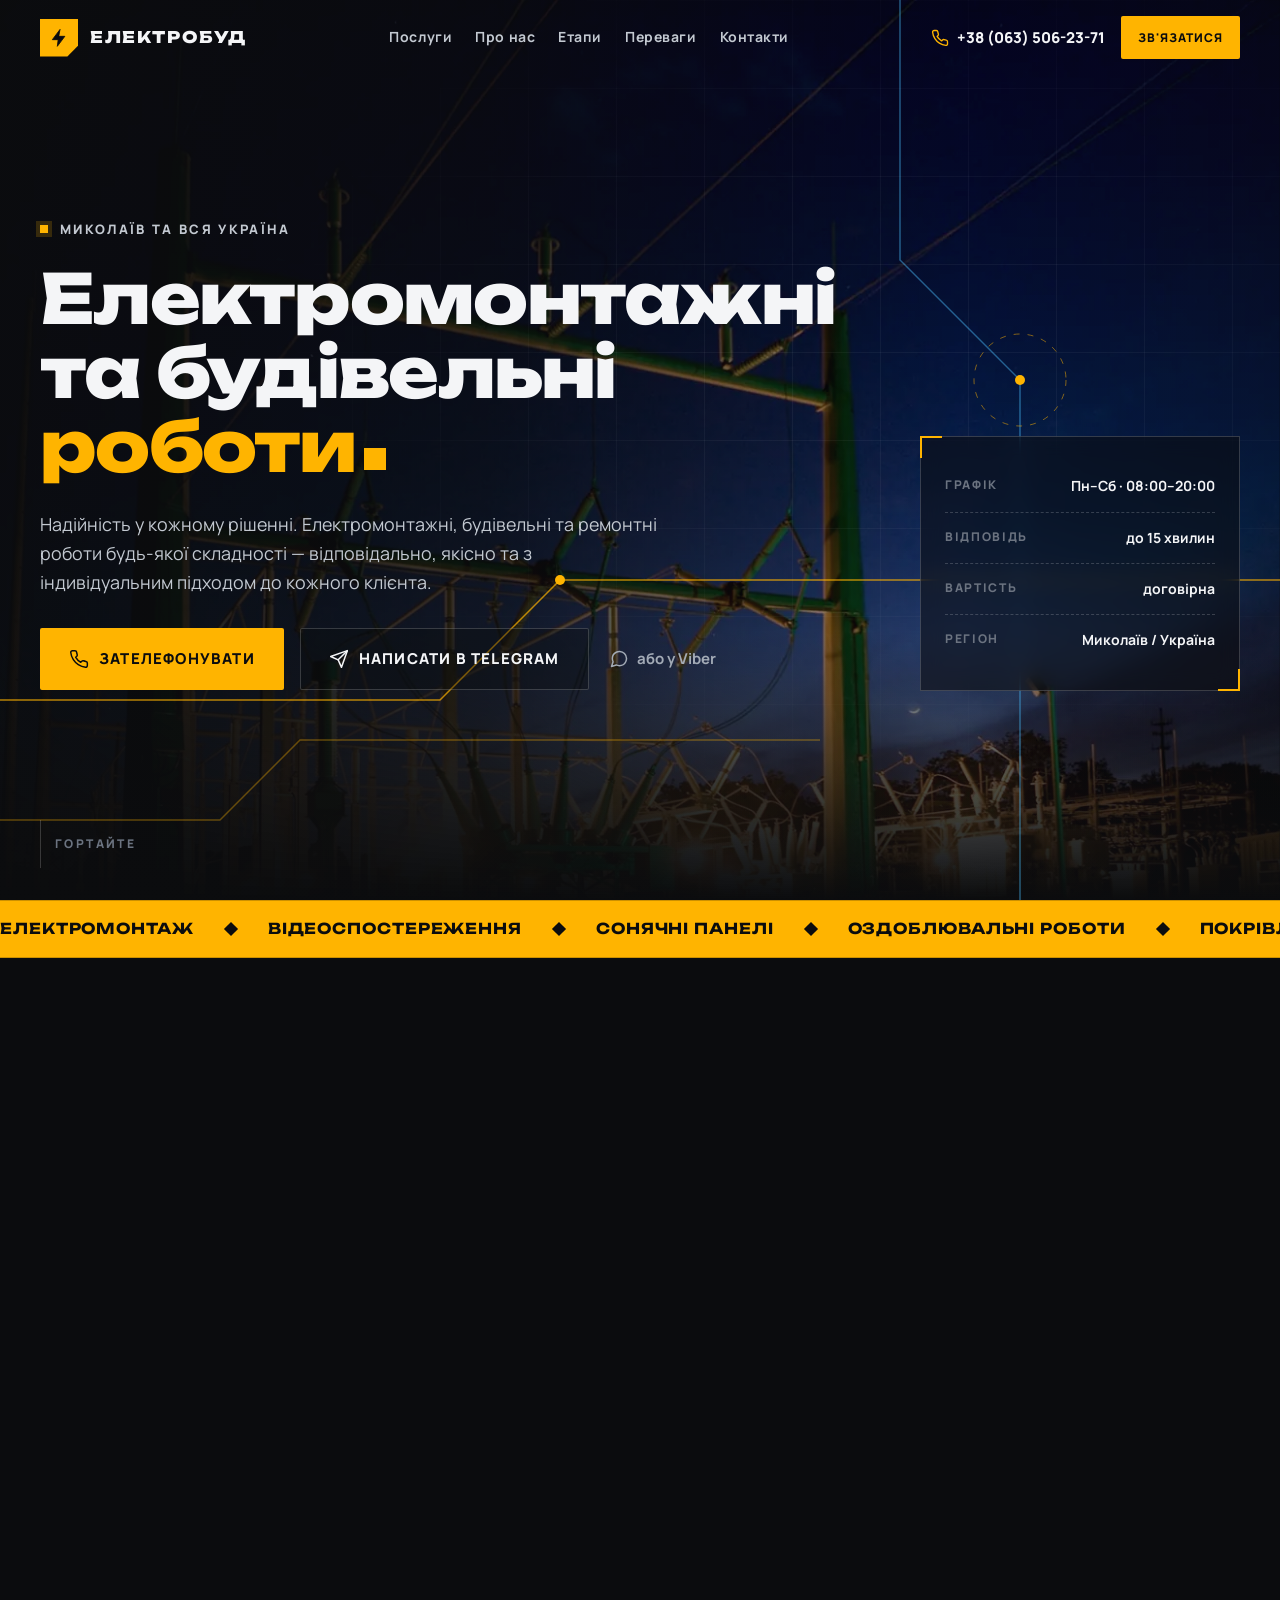
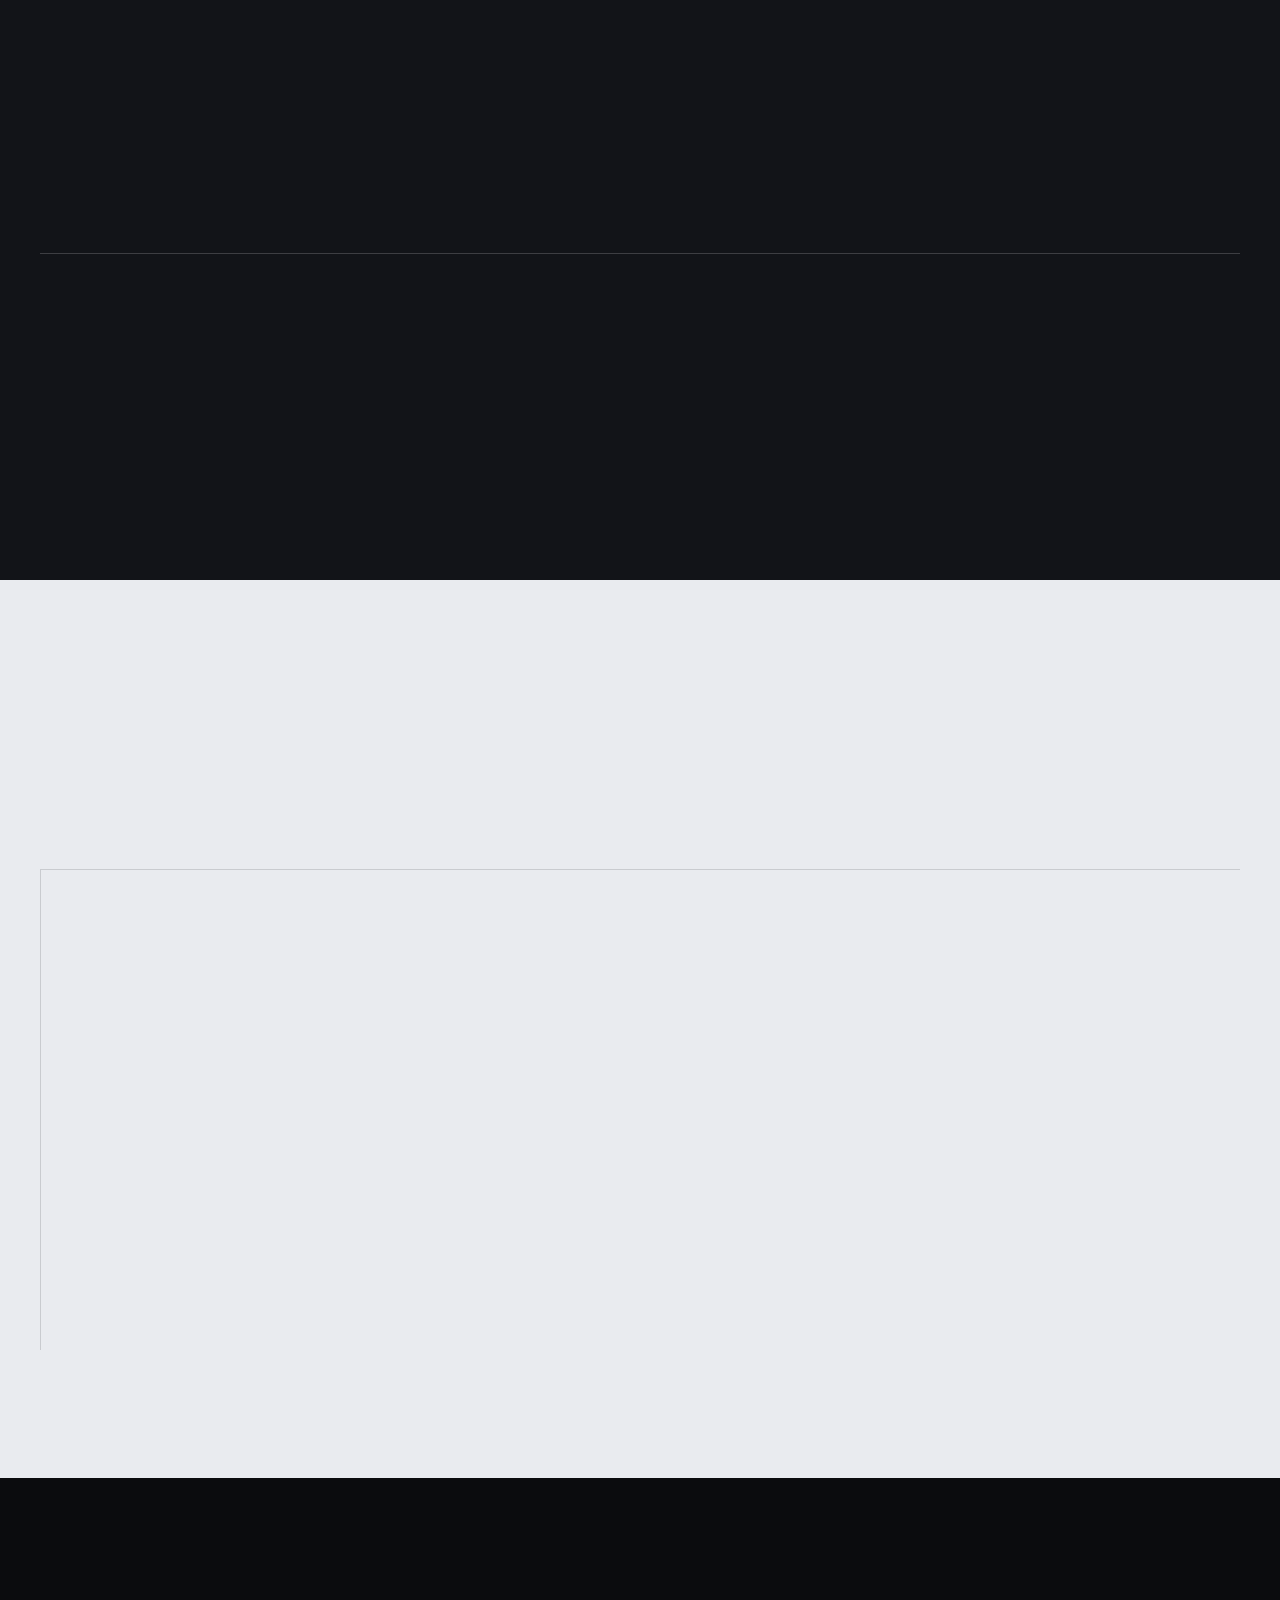
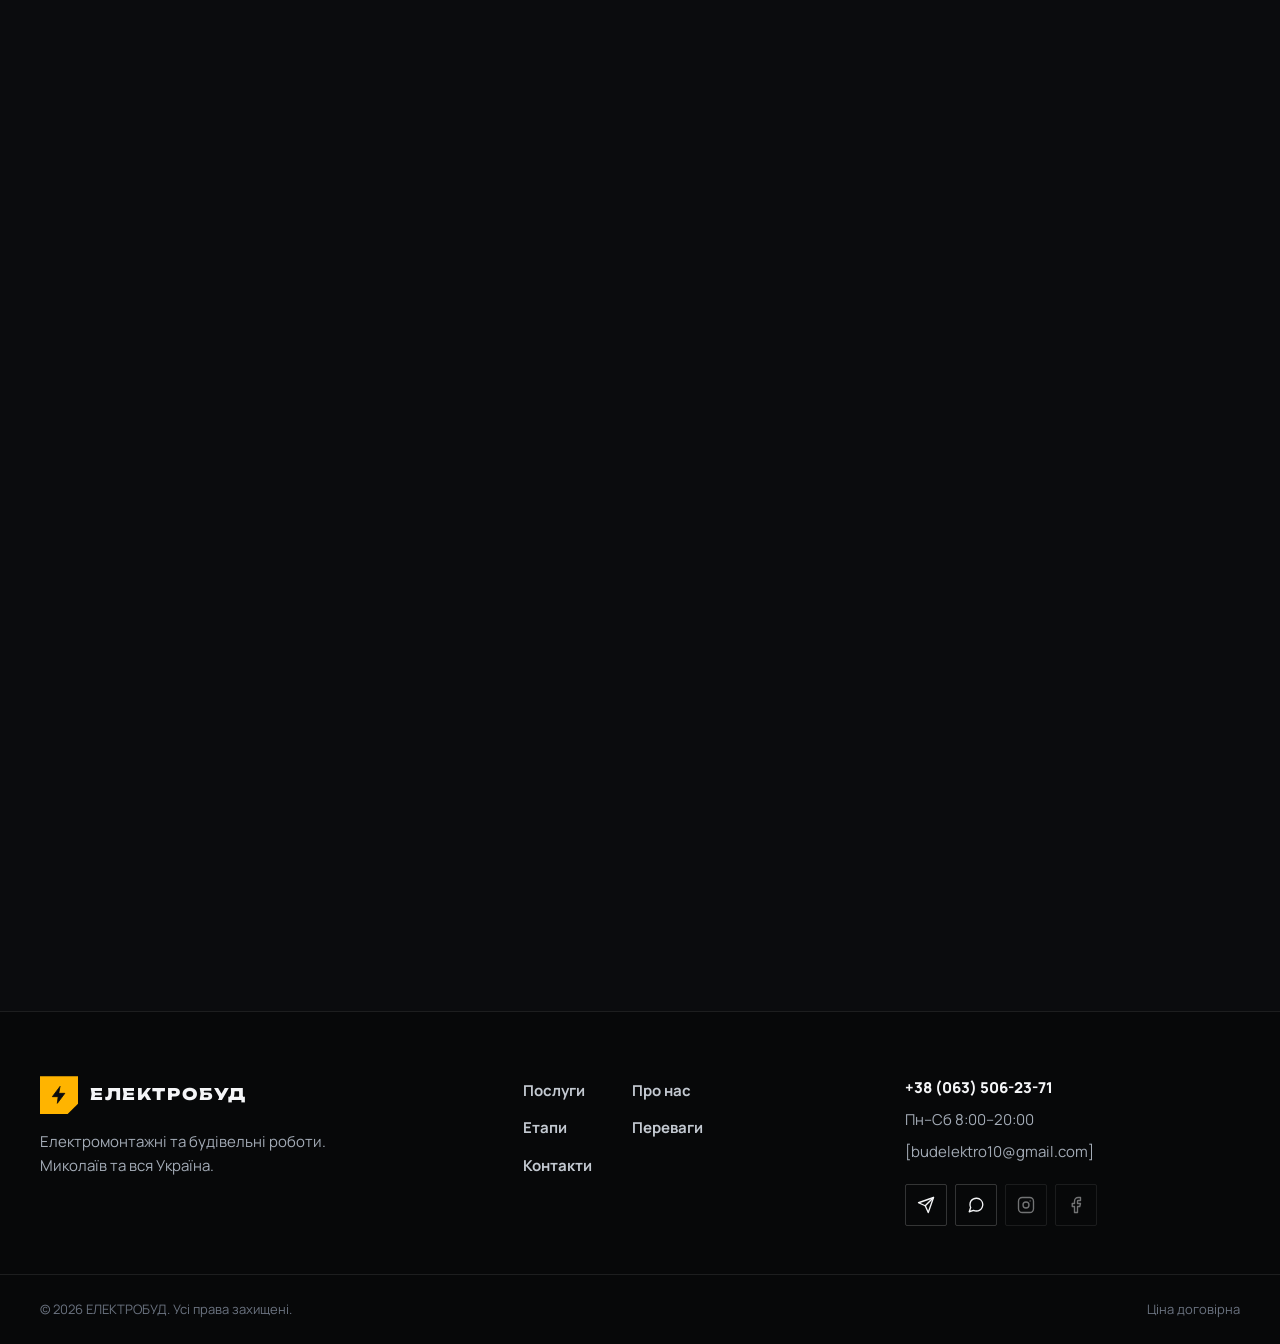
<file: index.html>
<!DOCTYPE html>
<html lang="uk" class="no-js">

<head>
    <meta charset="UTF-8">
    <meta name="viewport" content="width=device-width, initial-scale=1.0">

    <!--
        Безпека. GitHub Pages не дозволяє задавати HTTP-заголовки,
        тому правила задано через meta. Скрипти, стилі, шрифти та фото —
        лише з цього сайту. Якщо додаєте сторонній скрипт чи сервіс —
        додайте його домен у відповідну директиву, інакше браузер його заблокує.
    -->
    <meta http-equiv="Content-Security-Policy"
          content="default-src 'self'; img-src 'self'; style-src 'self'; script-src 'self'; font-src 'self'; connect-src 'none'; frame-src https://script.google.com https://*.googleusercontent.com; object-src 'none'; base-uri 'self'; form-action https://script.google.com https://*.googleusercontent.com; upgrade-insecure-requests">
    <meta name="referrer" content="strict-origin-when-cross-origin">

    <title>Електрик Миколаїв — ЕЛЕКТРОБУД | Електромонтажні та будівельні роботи</title>

    <meta name="description" content="ЕЛЕКТРОБУД — електрик у Миколаєві: електромонтажні, будівельні, ремонтні роботи, відеоспостереження та монтаж сонячних панелей. Пн–Сб 8:00–20:00, відповідаємо до 15 хвилин. Миколаїв та вся Україна.">
    <meta name="robots" content="index, follow">
    <meta name="theme-color" content="#0b0c0e">

    <!--
        Адреса сайту (GitHub Pages). Якщо з'явиться власний домен —
        замініть її тут, в og:url, og:image та в JSON-LD нижче.
    -->
    <link rel="canonical" href="https://energobud.github.io/elektrobud-site/">

    <link rel="icon" href="favicon.svg" type="image/svg+xml">
    <link rel="apple-touch-icon" href="apple-touch-icon.png">

    <meta property="og:type" content="website">
    <meta property="og:locale" content="uk_UA">
    <meta property="og:site_name" content="ЕЛЕКТРОБУД">
    <meta property="og:title" content="ЕЛЕКТРОБУД — електрик та будівельні роботи в Миколаєві">
    <meta property="og:description" content="Електромонтаж, відеоспостереження, сонячні панелі, ремонт. Пн–Сб 8:00–20:00. Відповідаємо до 15 хвилин. Ціна договірна.">
    <meta property="og:url" content="https://energobud.github.io/elektrobud-site/">
    <meta property="og:image" content="https://energobud.github.io/elektrobud-site/og-image.jpg">
    <meta property="og:image:width" content="1200">
    <meta property="og:image:height" content="630">
    <meta property="og:image:alt" content="ЕЛЕКТРОБУД — електромонтажні та будівельні роботи">
    <meta name="twitter:card" content="summary_large_image">

    <script type="application/ld+json">
    {
        "@context": "https://schema.org",
        "@type": "Electrician",
        "name": "ЕЛЕКТРОБУД",
        "description": "Електромонтажні, будівельні та ремонтні роботи, відеоспостереження, монтаж сонячних панелей.",
        "url": "https://energobud.github.io/elektrobud-site/",
        "image": "https://energobud.github.io/elektrobud-site/og-image.jpg",
        "telephone": "+380635062371",
        "priceRange": "Договірна",
        "address": {
            "@type": "PostalAddress",
            "addressLocality": "Миколаїв",
            "addressCountry": "UA"
        },
        "areaServed": [
            { "@type": "City", "name": "Миколаїв" },
            { "@type": "Country", "name": "Україна" }
        ],
        "openingHoursSpecification": [{
            "@type": "OpeningHoursSpecification",
            "dayOfWeek": ["Monday", "Tuesday", "Wednesday", "Thursday", "Friday", "Saturday"],
            "opens": "08:00",
            "closes": "20:00"
        }],
        "sameAs": ["https://t.me/nikoelectro"],
        "hasOfferCatalog": {
            "@type": "OfferCatalog",
            "name": "Послуги",
            "itemListElement": [
                { "@type": "Offer", "itemOffered": { "@type": "Service", "name": "Електромонтажні роботи" } },
                { "@type": "Offer", "itemOffered": { "@type": "Service", "name": "Встановлення відеоспостереження" } },
                { "@type": "Offer", "itemOffered": { "@type": "Service", "name": "Монтаж сонячних панелей" } },
                { "@type": "Offer", "itemOffered": { "@type": "Service", "name": "Внутрішні та оздоблювальні роботи" } },
                { "@type": "Offer", "itemOffered": { "@type": "Service", "name": "Покрівельні та земляні роботи" } }
            ]
        }
    }
    </script>

    <link rel="preload" href="fonts/unbounded-cyrillic.woff2" as="font" type="font/woff2" crossorigin>
    <link rel="preload" href="fonts/manrope-cyrillic.woff2" as="font" type="font/woff2" crossorigin>
    <link rel="stylesheet" href="style.css">
    <script src="boot.js"></script>
    <script src="main.js" defer></script>
</head>

<body>

    <!-- ============ Іконки (SVG-спрайт) ============ -->
    <svg class="sprite" aria-hidden="true" focusable="false" xmlns="http://www.w3.org/2000/svg">
        <symbol id="i-bolt" viewBox="0 0 24 24"><path d="M13 2 4 14h7l-1 8 9-12h-7z"/></symbol>
        <symbol id="i-cctv" viewBox="0 0 24 24"><path d="m2 8 14-4 2 7-14 4z"/><path d="m18 9 4-1v5l-4 1"/><path d="M7 14v6H4"/></symbol>
        <symbol id="i-sun" viewBox="0 0 24 24"><circle cx="12" cy="12" r="4"/><path d="M12 2v2M12 20v2M4.9 4.9l1.4 1.4M17.7 17.7l1.4 1.4M2 12h2M20 12h2M4.9 19.1l1.4-1.4M17.7 6.3l1.4-1.4"/></symbol>
        <symbol id="i-roller" viewBox="0 0 24 24"><rect x="3" y="3" width="15" height="6" rx="1"/><path d="M18 6h3v6h-9v3"/><rect x="10" y="15" width="4" height="7" rx="1"/></symbol>
        <symbol id="i-roof" viewBox="0 0 24 24"><path d="M2 12 12 4l10 8"/><path d="M5 10v10h14V10"/><path d="M9 20v-6h6v6"/></symbol>
        <symbol id="i-wrench" viewBox="0 0 24 24"><path d="M14.7 6.3a1 1 0 0 0 0 1.4l1.6 1.6a1 1 0 0 0 1.4 0l3.77-3.77a6 6 0 0 1-7.94 7.94l-6.91 6.91a2.12 2.12 0 0 1-3-3l6.91-6.91a6 6 0 0 1 7.94-7.94z"/></symbol>
        <symbol id="i-layers" viewBox="0 0 24 24"><path d="M12 2 2 7l10 5 10-5z"/><path d="m2 17 10 5 10-5"/><path d="m2 12 10 5 10-5"/></symbol>
        <symbol id="i-sliders" viewBox="0 0 24 24"><path d="M4 21v-7M4 10V3M12 21v-9M12 8V3M20 21v-5M20 12V3M1 14h6M9 8h6M17 16h6"/></symbol>
        <symbol id="i-shield" viewBox="0 0 24 24"><path d="M12 22s8-4 8-10V5l-8-3-8 3v7c0 6 8 10 8 10z"/><path d="m9 12 2 2 4-4"/></symbol>
        <symbol id="i-target" viewBox="0 0 24 24"><circle cx="12" cy="12" r="10"/><circle cx="12" cy="12" r="6"/><circle cx="12" cy="12" r="2"/></symbol>
        <symbol id="i-calc" viewBox="0 0 24 24"><rect x="4" y="2" width="16" height="20" rx="1"/><path d="M8 6h8M8 11h2M14 11h2M8 15h2M14 15h2M8 19h2M14 19h2"/></symbol>
        <symbol id="i-clock" viewBox="0 0 24 24"><circle cx="12" cy="12" r="10"/><path d="M12 6v6l4 2"/></symbol>
        <symbol id="i-phone" viewBox="0 0 24 24"><path d="M22 16.92v3a2 2 0 0 1-2.18 2 19.79 19.79 0 0 1-8.63-3.07 19.5 19.5 0 0 1-6-6 19.79 19.79 0 0 1-3.07-8.67A2 2 0 0 1 4.11 2h3a2 2 0 0 1 2 1.72c.13.96.36 1.9.7 2.81a2 2 0 0 1-.45 2.11L8.09 9.91a16 16 0 0 0 6 6l1.27-1.27a2 2 0 0 1 2.11-.45c.91.34 1.85.57 2.81.7A2 2 0 0 1 22 16.92z"/></symbol>
        <symbol id="i-send" viewBox="0 0 24 24"><path d="M22 2 11 13"/><path d="M22 2 15 22l-4-9-9-4z"/></symbol>
        <symbol id="i-chat" viewBox="0 0 24 24"><path d="M21 11.5a8.38 8.38 0 0 1-.9 3.8 8.5 8.5 0 0 1-7.6 4.7 8.38 8.38 0 0 1-3.8-.9L3 21l1.9-5.7a8.38 8.38 0 0 1-.9-3.8 8.5 8.5 0 0 1 4.7-7.6 8.38 8.38 0 0 1 3.8-.9h.5a8.48 8.48 0 0 1 8 8z"/></symbol>
        <symbol id="i-arrow-right" viewBox="0 0 24 24"><path d="M4 12h16M14 6l6 6-6 6"/></symbol>
        <symbol id="i-arrow-up" viewBox="0 0 24 24"><path d="M12 20V4M6 10l6-6 6 6"/></symbol>
        <symbol id="i-pin" viewBox="0 0 24 24"><path d="M21 10c0 7-9 13-9 13s-9-6-9-13a9 9 0 0 1 18 0z"/><circle cx="12" cy="10" r="3"/></symbol>
        <symbol id="i-mail" viewBox="0 0 24 24"><rect x="2" y="4" width="20" height="16" rx="1"/><path d="m22 6-10 7L2 6"/></symbol>
        <symbol id="i-instagram" viewBox="0 0 24 24"><rect x="2" y="2" width="20" height="20" rx="5"/><circle cx="12" cy="12" r="4"/><path d="M17.5 6.5h.01"/></symbol>
        <symbol id="i-facebook" viewBox="0 0 24 24"><path d="M18 2h-3a5 5 0 0 0-5 5v3H7v4h3v8h4v-8h3l1-4h-4V7a1 1 0 0 1 1-1h3z"/></symbol>
    </svg>

    <a class="skip-link" href="#contact">Перейти до контактів</a>

    <!-- ============ HEADER ============ -->
    <header class="site-header" id="site-header">
        <div class="container site-header__inner">

            <a class="logo" href="#top" data-scroll aria-label="ЕЛЕКТРОБУД — на початок сторінки">
                <span class="logo__mark" aria-hidden="true"><svg><use href="#i-bolt"/></svg></span>
                <span class="logo__text">ЕЛЕКТРОБУД</span>
            </a>

            <nav class="nav" id="nav" aria-label="Розділи сторінки">
                <ul class="nav__list">
                    <li><a class="nav__link" href="#services" data-scroll>Послуги</a></li>
                    <li><a class="nav__link" href="#about" data-scroll>Про нас</a></li>
                    <li><a class="nav__link" href="#process" data-scroll>Етапи</a></li>
                    <li><a class="nav__link" href="#advantages" data-scroll>Переваги</a></li>
                    <li><a class="nav__link" href="#contact" data-scroll>Контакти</a></li>
                </ul>

                <div class="nav__mobile-extra">
                    <a class="btn btn--primary js-phone" data-track="call-menu">
                        <svg aria-hidden="true"><use href="#i-phone"/></svg> Зателефонувати
                    </a>
                    <p class="nav__meta">Пн–Сб 8:00–20:00 · Відповідаємо до 15 хвилин</p>
                </div>
            </nav>

            <div class="site-header__actions">
                <a class="header-phone js-phone" data-track="call-header" data-label="{pretty}">
                    <svg aria-hidden="true"><use href="#i-phone"/></svg>
                    <span class="js-phone-text">Показати номер</span>
                </a>
                <a class="btn btn--primary btn--sm" href="#contact" data-scroll data-track="cta-header">Зв'язатися</a>
                <button class="burger" id="burger" type="button" aria-expanded="false" aria-controls="nav" aria-label="Відкрити меню">
                    <span></span><span></span><span></span>
                </button>
            </div>

        </div>
    </header>


    <main id="top">

        <!-- ============ HERO ============ -->
        <section class="hero" aria-labelledby="hero-title">

            <div class="hero__media" aria-hidden="true">
                <img class="hero__img" data-parallax="0.25"
                     src="images/hero-tower-night-1600.webp"
                     srcset="images/hero-tower-night-800.webp 800w, images/hero-tower-night-1600.webp 1600w, images/hero-tower-night-1920.webp 1920w"
                     sizes="100vw" width="1920" height="1280" alt="" fetchpriority="high">
            </div>

            <!-- Анімовані технічні лінії -->
            <svg class="hero__lines" viewBox="0 0 1440 900" preserveAspectRatio="xMidYMid slice" aria-hidden="true">
                <path class="hero__line hero__line--1" d="M-20 700 H520 L640 580 H1460"/>
                <path class="hero__line hero__line--2" d="M980 -20 V260 L1100 380 V920"/>
                <path class="hero__line hero__line--3" d="M-20 820 H300 L380 740 H900"/>
                <circle class="hero__node" cx="640" cy="580" r="5"/>
                <circle class="hero__node" cx="1100" cy="380" r="5"/>
                <circle class="hero__ring" cx="1100" cy="380" r="46"/>
            </svg>

            <div class="hero__grid" aria-hidden="true"></div>

            <div class="container hero__inner">

                <div class="hero__content">
                    <p class="eyebrow hero__anim">
                        <span class="eyebrow__dot" aria-hidden="true"></span>
                        Миколаїв та вся Україна
                    </p>

                    <h1 class="hero__title" id="hero-title">
                        <span class="hero__line-wrap"><span class="hero__anim">Електромонтажні</span></span>
                        <span class="hero__line-wrap"><span class="hero__anim">та будівельні</span></span>
                        <span class="hero__line-wrap"><span class="hero__anim hero__accent">роботи</span></span>
                    </h1>

                    <p class="hero__lead hero__anim">
                        Надійність у кожному рішенні. Електромонтажні, будівельні та ремонтні
                        роботи будь-якої складності — відповідально, якісно та з індивідуальним
                        підходом до кожного клієнта.
                    </p>

                    <div class="hero__cta hero__anim" data-hide-mobile-bar>
                        <a class="btn btn--primary btn--lg js-phone" data-track="call-hero">
                            <svg aria-hidden="true"><use href="#i-phone"/></svg> Зателефонувати
                        </a>
                        <a class="btn btn--ghost btn--lg" href="https://t.me/nikoelectro" target="_blank" rel="noopener noreferrer" data-track="telegram-hero">
                            <svg aria-hidden="true"><use href="#i-send"/></svg> Написати в Telegram
                        </a>
                        <a class="btn-link js-viber" data-track="viber-hero">
                            <svg aria-hidden="true"><use href="#i-chat"/></svg> або у Viber
                        </a>
                    </div>

                    <noscript>
                        <p class="noscript-note">
                            Щоб побачити номер телефону, увімкніть JavaScript —
                            або напишіть нам у Telegram: <a href="https://t.me/nikoelectro" rel="noopener noreferrer">@nikoelectro</a>
                        </p>
                    </noscript>
                </div>

                <!-- Технічна панель з фактами -->
                <aside class="hero__panel hero__anim" aria-label="Коротко про умови">
                    <span class="corner corner--tl" aria-hidden="true"></span>
                    <span class="corner corner--br" aria-hidden="true"></span>
                    <dl class="spec">
                        <div class="spec__row"><dt>Графік</dt><dd>Пн–Сб · 08:00–20:00</dd></div>
                        <div class="spec__row"><dt>Відповідь</dt><dd>до 15 хвилин</dd></div>
                        <div class="spec__row"><dt>Вартість</dt><dd>договірна</dd></div>
                        <div class="spec__row"><dt>Регіон</dt><dd>Миколаїв / Україна</dd></div>
                    </dl>
                </aside>

            </div>

            <a class="hero__scroll" href="#services" data-scroll aria-label="Прокрутити до послуг">
                <span class="hero__scroll-line" aria-hidden="true"></span>
                <span>Гортайте</span>
            </a>

        </section>


        <!-- ============ Біжучий рядок ============ -->
        <div class="ticker" aria-hidden="true">
            <div class="ticker__track">
                <span>Електромонтаж</span><span>Відеоспостереження</span><span>Сонячні панелі</span><span>Оздоблювальні роботи</span><span>Покрівля</span><span>Земляні роботи</span><span>Ціна договірна</span>
                <span>Електромонтаж</span><span>Відеоспостереження</span><span>Сонячні панелі</span><span>Оздоблювальні роботи</span><span>Покрівля</span><span>Земляні роботи</span><span>Ціна договірна</span>
            </div>
        </div>


        <!-- ============ ПОСЛУГИ ============ -->
        <section class="section" id="services" aria-labelledby="services-title">
            <div class="container">

                <div class="section-head reveal">
                    <p class="section-head__index">01 / Послуги</p>
                    <h2 class="section-head__title" id="services-title">Наші послуги</h2>
                    <p class="section-head__text">
                        Широкий спектр електромонтажних, будівельних та ремонтних робіт будь-якої складності.
                    </p>
                </div>

                <div class="services">

                    <article class="service service--xl reveal">
                        <img class="service__img" src="images/electrician-meter-800.webp" srcset="images/electrician-meter-800.webp 800w, images/electrician-meter-1600.webp 1600w" sizes="(min-width: 960px) 58vw, 100vw" width="1600" height="1200" alt="Електрик перевіряє електрощит мультиметром" loading="lazy" decoding="async">
                        <div class="service__body">
                            <span class="service__num">01</span>
                            <span class="service__icon" aria-hidden="true"><svg><use href="#i-bolt"/></svg></span>
                            <h3 class="service__title">Електромонтажні роботи</h3>
                            <ul class="service__list">
                                <li>Монтаж, заміна та ремонт електропроводки</li>
                                <li>Встановлення розеток і вимикачів</li>
                                <li>Монтаж освітлення та електрощитів</li>
                                <li>Електромонтаж у будинках, квартирах та офісах</li>
                            </ul>
                        </div>
                    </article>

                    <article class="service service--md reveal">
                        <img class="service__img" src="images/cctv-grey-800.webp" width="800" height="531" alt="Камери відеоспостереження на фасаді" loading="lazy" decoding="async">
                        <div class="service__body">
                            <span class="service__num">02</span>
                            <span class="service__icon" aria-hidden="true"><svg><use href="#i-cctv"/></svg></span>
                            <h3 class="service__title">Відеоспостереження</h3>
                            <ul class="service__list">
                                <li>Встановлення систем відеоспостереження</li>
                                <li>Налаштування камер</li>
                                <li>Віддалений перегляд зі смартфона</li>
                            </ul>
                        </div>
                    </article>

                    <article class="service service--md reveal">
                        <img class="service__img" src="images/solar-worker-800.webp" width="800" height="534" alt="Монтаж сонячної панелі" loading="lazy" decoding="async">
                        <div class="service__body">
                            <span class="service__num">03</span>
                            <span class="service__icon" aria-hidden="true"><svg><use href="#i-sun"/></svg></span>
                            <h3 class="service__title">Сонячні панелі</h3>
                            <ul class="service__list">
                                <li>Монтаж сонячних панелей</li>
                                <li>Встановлення супутнього обладнання</li>
                            </ul>
                        </div>
                    </article>

                    <article class="service service--sm reveal">
                        <img class="service__img" src="images/plaster-hands-800.webp" width="800" height="533" alt="Шпаклювання стіни" loading="lazy" decoding="async">
                        <div class="service__body">
                            <span class="service__num">04</span>
                            <span class="service__icon" aria-hidden="true"><svg><use href="#i-roller"/></svg></span>
                            <h3 class="service__title">Внутрішні та оздоблювальні роботи</h3>
                            <ul class="service__list">
                                <li>Шпаклювання стін і стель</li>
                                <li>Малярні роботи</li>
                                <li>Підготовка поверхонь</li>
                                <li>Плиточні роботи</li>
                            </ul>
                        </div>
                    </article>

                    <article class="service service--sm reveal">
                        <img class="service__img" src="images/roof-tiles-dark-800.webp" width="800" height="600" alt="Темна металочерепиця покрівлі" loading="lazy" decoding="async">
                        <div class="service__body">
                            <span class="service__num">05</span>
                            <span class="service__icon" aria-hidden="true"><svg><use href="#i-roof"/></svg></span>
                            <h3 class="service__title">Покрівельні та земляні роботи</h3>
                            <ul class="service__list">
                                <li>Усі види покрівельних робіт</li>
                                <li>Демонтажні роботи</li>
                                <li>Риття котлованів</li>
                                <li>Земляні роботи різної складності</li>
                            </ul>
                        </div>
                    </article>

                    <article class="service service--sm reveal">
                        <img class="service__img" src="images/panel-modules-800.webp" width="800" height="533" alt="Відкрита шафа автоматики з модулями" loading="lazy" decoding="async">
                        <div class="service__body">
                            <span class="service__num">06</span>
                            <span class="service__icon" aria-hidden="true"><svg><use href="#i-wrench"/></svg></span>
                            <h3 class="service__title">Додаткові послуги</h3>
                            <ul class="service__list">
                                <li>Діагностика несправностей</li>
                                <li>Модернізація електричних систем</li>
                                <li>Технічне обслуговування</li>
                            </ul>
                        </div>
                    </article>

                </div>
            </div>
        </section>


        <!-- ============ ПРО НАС ============ -->
        <section class="section about" id="about" aria-labelledby="about-title">
            <div class="container about__inner">

                <div class="about__media reveal">
                    <div class="about__frame" aria-hidden="true"></div>
                    <div class="about__img-wrap">
                        <img class="about__img" data-parallax="0.08" src="images/powerlines-night-800.webp" srcset="images/powerlines-night-800.webp 800w, images/powerlines-night-1600.webp 1600w" sizes="(min-width: 960px) 45vw, 100vw" width="1600" height="1067" alt="Лінія електропередач уночі" loading="lazy" decoding="async">
                    </div>
                    <span class="about__tag">Миколаїв · Україна</span>
                </div>

                <div class="about__content">
                    <div class="section-head reveal">
                        <p class="section-head__index">02 / Про нас</p>
                        <h2 class="section-head__title" id="about-title">ЕЛЕКТРОБУД</h2>
                    </div>

                    <p class="about__lead reveal">
                        Пропонуємо широкий спектр електромонтажних, будівельних та ремонтних
                        робіт будь-якої складності. Працюємо відповідально, якісно та з
                        індивідуальним підходом до кожного клієнта.
                    </p>

                    <!-- ЗАГЛУШКА: коротка історія компанії -->
                    <p class="about__text reveal">
                        [Коротка історія компанії: з якого року працюєте, хто виконує роботи,
                        які об'єкти обслуговуєте — 2–3 речення.]
                    </p>
                </div>

            </div>
        </section>


        <!-- ============ ЕТАПИ РОБОТИ ============ -->
        <section class="section section--dark process" id="process" aria-labelledby="process-title">
            <div class="container">

                <div class="section-head reveal">
                    <p class="section-head__index">03 / Етапи</p>
                    <h2 class="section-head__title" id="process-title">Як ми працюємо</h2>
                </div>

                <ol class="timeline" id="timeline">
                    <li class="timeline__progress" aria-hidden="true"><span id="timeline-bar"></span></li>
                    <li class="timeline__step reveal">
                        <span class="timeline__dot" aria-hidden="true"></span>
                        <span class="timeline__num">01</span>
                        <h3 class="timeline__title">Заявка</h3>
                        <p class="timeline__text">Телефонуєте або пишете в Telegram чи Viber. Відповідаємо до 15 хвилин.</p>
                    </li>
                    <li class="timeline__step reveal">
                        <span class="timeline__dot" aria-hidden="true"></span>
                        <span class="timeline__num">02</span>
                        <h3 class="timeline__title">Обговорення</h3>
                        <p class="timeline__text">Уточнюємо задачу, обсяг і складність робіт, підбираємо оптимальне рішення.</p>
                    </li>
                    <li class="timeline__step reveal">
                        <span class="timeline__dot" aria-hidden="true"></span>
                        <span class="timeline__num">03</span>
                        <h3 class="timeline__title">Вартість</h3>
                        <p class="timeline__text">Ціна договірна — усі деталі та вартість узгоджуємо заздалегідь.</p>
                    </li>
                    <li class="timeline__step reveal">
                        <span class="timeline__dot" aria-hidden="true"></span>
                        <span class="timeline__num">04</span>
                        <h3 class="timeline__title">Виконання</h3>
                        <p class="timeline__text">Виконуємо роботи відповідально та якісно.</p>
                    </li>
                    <li class="timeline__step reveal">
                        <span class="timeline__dot" aria-hidden="true"></span>
                        <span class="timeline__num">05</span>
                        <h3 class="timeline__title">Результат</h3>
                        <p class="timeline__text">Здаємо готовий об'єкт і залишаємося на зв'язку для обслуговування.</p>
                    </li>
                </ol>

            </div>
        </section>


        <!-- ============ ПЕРЕВАГИ ============ -->
        <section class="section advantages" id="advantages" aria-labelledby="advantages-title">
            <div class="container">

                <div class="section-head reveal">
                    <p class="section-head__index">04 / Переваги</p>
                    <h2 class="section-head__title" id="advantages-title">Чому обирають нас</h2>
                </div>

                <ul class="features">
                    <li class="feature reveal">
                        <span class="feature__icon" aria-hidden="true"><svg><use href="#i-layers"/></svg></span>
                        <h3 class="feature__title">Роботи будь-якої складності</h3>
                    </li>
                    <li class="feature reveal">
                        <span class="feature__icon" aria-hidden="true"><svg><use href="#i-sliders"/></svg></span>
                        <h3 class="feature__title">Індивідуальний підхід до клієнта</h3>
                    </li>
                    <li class="feature reveal">
                        <span class="feature__icon" aria-hidden="true"><svg><use href="#i-shield"/></svg></span>
                        <h3 class="feature__title">Відповідальне ставлення до роботи</h3>
                    </li>
                    <li class="feature reveal">
                        <span class="feature__icon" aria-hidden="true"><svg><use href="#i-target"/></svg></span>
                        <h3 class="feature__title">Підбір оптимальних рішень</h3>
                    </li>
                    <li class="feature reveal">
                        <span class="feature__icon" aria-hidden="true"><svg><use href="#i-calc"/></svg></span>
                        <h3 class="feature__title">Попереднє узгодження вартості</h3>
                    </li>
                </ul>

            </div>
        </section>


        <!-- ============ КОНТАКТИ ============ -->
        <section class="section contact" id="contact" aria-labelledby="contact-title">
            <div class="contact__bg" aria-hidden="true">
                <img src="images/cable-dark-800.webp" srcset="images/cable-dark-800.webp 800w, images/cable-dark-1600.webp 1600w" sizes="100vw" width="1600" height="900" alt="" loading="lazy" decoding="async">
            </div>

            <div class="container contact__inner">

                <div class="contact__info">
                    <div class="section-head reveal">
                        <p class="section-head__index">05 / Контакти</p>
                        <h2 class="section-head__title section-head__title--xl" id="contact-title">Зв'яжіться<br>з нами</h2>
                    </div>

                    <p class="contact__lead reveal">
                        Потрібно провести електрику, зробити ремонт, встановити відеоспостереження
                        або сонячні панелі? Звертайтеся — підберемо оптимальне рішення!
                    </p>

                    <div class="contact__cta reveal" data-hide-mobile-bar>
                        <a class="btn btn--primary btn--lg js-phone" data-track="call-contact">
                            <svg aria-hidden="true"><use href="#i-phone"/></svg> Зателефонувати
                        </a>
                        <a class="btn btn--ghost btn--lg" href="https://t.me/nikoelectro" target="_blank" rel="noopener noreferrer" data-track="telegram-contact">
                            <svg aria-hidden="true"><use href="#i-send"/></svg> Telegram
                        </a>
                        <a class="btn btn--ghost btn--lg js-viber" data-track="viber-contact">
                            <svg aria-hidden="true"><use href="#i-chat"/></svg> Viber
                        </a>
                    </div>

                    <ul class="contact__list reveal">
                        <li>
                            <svg aria-hidden="true"><use href="#i-phone"/></svg>
                            <a class="js-phone" data-track="call-contact-list" data-label="{pretty}">Показати номер</a>
                        </li>
                        <li>
                            <svg aria-hidden="true"><use href="#i-clock"/></svg>
                            <span>Пн–Сб 8:00–20:00 · відповідаємо до 15 хвилин</span>
                        </li>
                        <li>
                            <svg aria-hidden="true"><use href="#i-pin"/></svg>
                            <span>Миколаїв та вся Україна · []</span>
                        </li>
                        <li>
                            <svg aria-hidden="true"><use href="#i-mail"/></svg>
                            <span>[budelektro10@gmail.com]</span>
                        </li>
                    </ul>

                    <!-- ЗАГЛУШКА КАРТИ. Щоб вставити Google Maps, додайте https://www.google.com у frame-src CSP. -->
                    <div class="map reveal" role="img" aria-label="Карта: Миколаїв (заглушка)">
                        <div class="map__grid" aria-hidden="true"></div>
                        <svg class="map__roads" viewBox="0 0 400 200" preserveAspectRatio="none" aria-hidden="true">
                            <path d="M0 140 C80 120 120 160 200 120 S320 60 400 80"/>
                            <path d="M60 0 L140 200"/>
                            <path d="M260 0 L230 200"/>
                            <path d="M0 60 H400"/>
                        </svg>
                        <span class="map__pin" aria-hidden="true"><svg><use href="#i-pin"/></svg></span>
                        <span class="map__label">Миколаїв · [Карта]</span>
                    </div>
                </div>

                <!-- Форма заявки: після перевірки дані зберігаються в Google Sheets. -->
                <div class="form-card reveal">
                    <span class="corner corner--tl" aria-hidden="true"></span>
                    <span class="corner corner--br" aria-hidden="true"></span>

                    <form class="form" id="contact-form" novalidate>
                        <h3 class="form__title">Залиште заявку</h3>
                        <p class="form__hint">Поля з <span aria-hidden="true">*</span><span class="visually-hidden">зірочкою</span> — обов'язкові.</p>

                        <div class="form__error-summary" id="form-errors" role="alert" hidden></div>

                        <div class="field">
                            <label class="field__label" for="f-name">Ім'я <span aria-hidden="true">*</span></label>
                            <input class="field__input" id="f-name" name="name" type="text" autocomplete="name" required minlength="2" maxlength="60" aria-describedby="f-name-err">
                            <p class="field__error" id="f-name-err"></p>
                        </div>

                        <div class="field">
                            <label class="field__label" for="f-phone">Телефон <span aria-hidden="true">*</span></label>
                            <input class="field__input" id="f-phone" name="phone" type="tel" autocomplete="tel" inputmode="tel" placeholder="+380 __ ___ __ __" required maxlength="20" aria-describedby="f-phone-err">
                            <p class="field__error" id="f-phone-err"></p>
                        </div>

                        <div class="field">
                            <label class="field__label" for="f-email">Email</label>
                            <input class="field__input" id="f-email" name="email" type="email" autocomplete="email" maxlength="80" aria-describedby="f-email-err">
                            <p class="field__error" id="f-email-err"></p>
                        </div>

                        <div class="field">
                            <label class="field__label" for="f-message">Повідомлення <span aria-hidden="true">*</span></label>
                            <textarea class="field__input field__input--area" id="f-message" name="message" rows="4" required minlength="10" maxlength="1000" aria-describedby="f-message-err"></textarea>
                            <p class="field__error" id="f-message-err"></p>
                        </div>

                        <button class="btn btn--primary btn--lg btn--block" type="submit" data-track="form-submit">
                            Надіслати заявку <svg aria-hidden="true"><use href="#i-arrow-right"/></svg>
                        </button>

                        <p class="form__note">
                            Після надсилання заявка автоматично збережеться в таблиці. За бажанням
                            ви зможете додатково відкрити Telegram і надіслати повідомлення.
                        </p>
                    </form>

                    <div class="form-success" id="form-success" role="status" tabindex="-1" hidden>
                        <span class="form-success__icon" aria-hidden="true"><svg><use href="#i-shield"/></svg></span>
                        <h3 class="form__title">Заявку збережено</h3>
                        <p>Дякуємо! Ваші контактні дані та повідомлення успішно збережено. За потреби можете додатково написати нам у Telegram.</p>
                        <pre class="form-success__text" id="form-success-text"></pre>
                        <div class="form-success__actions">
                            <a class="btn btn--primary" id="form-telegram" href="https://t.me/nikoelectro" target="_blank" rel="noopener noreferrer" data-track="form-telegram">
                                <svg aria-hidden="true"><use href="#i-send"/></svg> Відкрити Telegram
                            </a>
                            <button class="btn btn--ghost" type="button" id="form-copy">Скопіювати ще раз</button>
                            <button class="btn-link" type="button" id="form-reset">Нова заявка</button>
                        </div>
                    </div>
                </div>

            </div>
        </section>

    </main>


    <!-- Підказка, якщо Viber не відкрився (показується скриптом) -->
    <div class="viber-fallback" id="viber-fallback" role="status" hidden>
        <strong>Не вдалося відкрити Viber?</strong><br>
        Якщо браузер запитує дозвіл — підтвердьте його. Якщо Viber
        не встановлений на цьому пристрої, зателефонуйте:
        <a class="js-phone" data-track="call-viber-fallback" data-label="{pretty}">номер</a>,
        напишіть у <a href="https://t.me/nikoelectro" target="_blank" rel="noopener noreferrer" data-track="telegram-viber-fallback">Telegram</a>
        або знайдіть нас у Viber за номером.<br>
        <button type="button" id="copy-phone">Скопіювати номер</button>
    </div>


    <!-- Нижня панель швидкого зв'язку (лише на телефоні) -->
    <nav class="mobile-bar" id="mobile-bar" aria-label="Швидкий зв'язок">
        <a class="btn btn--primary js-phone" data-track="call-sticky"><svg aria-hidden="true"><use href="#i-phone"/></svg> Подзвонити</a>
        <a class="btn btn--ghost" href="https://t.me/nikoelectro" target="_blank" rel="noopener noreferrer" data-track="telegram-sticky"><svg aria-hidden="true"><use href="#i-send"/></svg> Telegram</a>
    </nav>

    <button class="to-top" id="to-top" type="button" aria-label="Нагору"><svg aria-hidden="true"><use href="#i-arrow-up"/></svg></button>


    <!-- ============ FOOTER ============ -->
    <footer class="site-footer">
        <div class="container site-footer__inner">

            <div class="site-footer__brand">
                <a class="logo" href="#top" data-scroll aria-label="ЕЛЕКТРОБУД — на початок сторінки">
                    <span class="logo__mark" aria-hidden="true"><svg><use href="#i-bolt"/></svg></span>
                    <span class="logo__text">ЕЛЕКТРОБУД</span>
                </a>
                <p class="site-footer__tagline">Електромонтажні та будівельні роботи. Миколаїв та вся Україна.</p>
            </div>

            <nav class="site-footer__nav" aria-label="Розділи сторінки (футер)">
                <ul>
                    <li><a href="#services" data-scroll>Послуги</a></li>
                    <li><a href="#about" data-scroll>Про нас</a></li>
                    <li><a href="#process" data-scroll>Етапи</a></li>
                    <li><a href="#advantages" data-scroll>Переваги</a></li>
                    <li><a href="#contact" data-scroll>Контакти</a></li>
                </ul>
            </nav>

            <div class="site-footer__contacts">
                <a class="js-phone" data-track="call-footer" data-label="{pretty}">телефон</a>
                <span>Пн–Сб 8:00–20:00</span>
                <span>[budelektro10@gmail.com]</span>

                <!-- ЗАГЛУШКИ соцмереж: замініть # на посилання або видаліть -->
                <ul class="socials" aria-label="Соцмережі">
                    <li><a class="icon-btn" href="https://t.me/nikoelectro" target="_blank" rel="noopener noreferrer" aria-label="Telegram"><svg aria-hidden="true"><use href="#i-send"/></svg></a></li>
                    <li><a class="icon-btn js-viber" aria-label="Viber"><svg aria-hidden="true"><use href="#i-chat"/></svg></a></li>
                    <li><a class="icon-btn is-placeholder" href="#top" data-scroll aria-label="Instagram (посилання ще не додано)"><svg aria-hidden="true"><use href="#i-instagram"/></svg></a></li>
                    <li><a class="icon-btn is-placeholder" href="#top" data-scroll aria-label="Facebook (посилання ще не додано)"><svg aria-hidden="true"><use href="#i-facebook"/></svg></a></li>
                </ul>
            </div>

        </div>

        <div class="container site-footer__bottom">
            <span>© 2026 ЕЛЕКТРОБУД. Усі права захищені.</span>
            <span>Ціна договірна</span>
        </div>
    </footer>

</body>

</html>
</file>
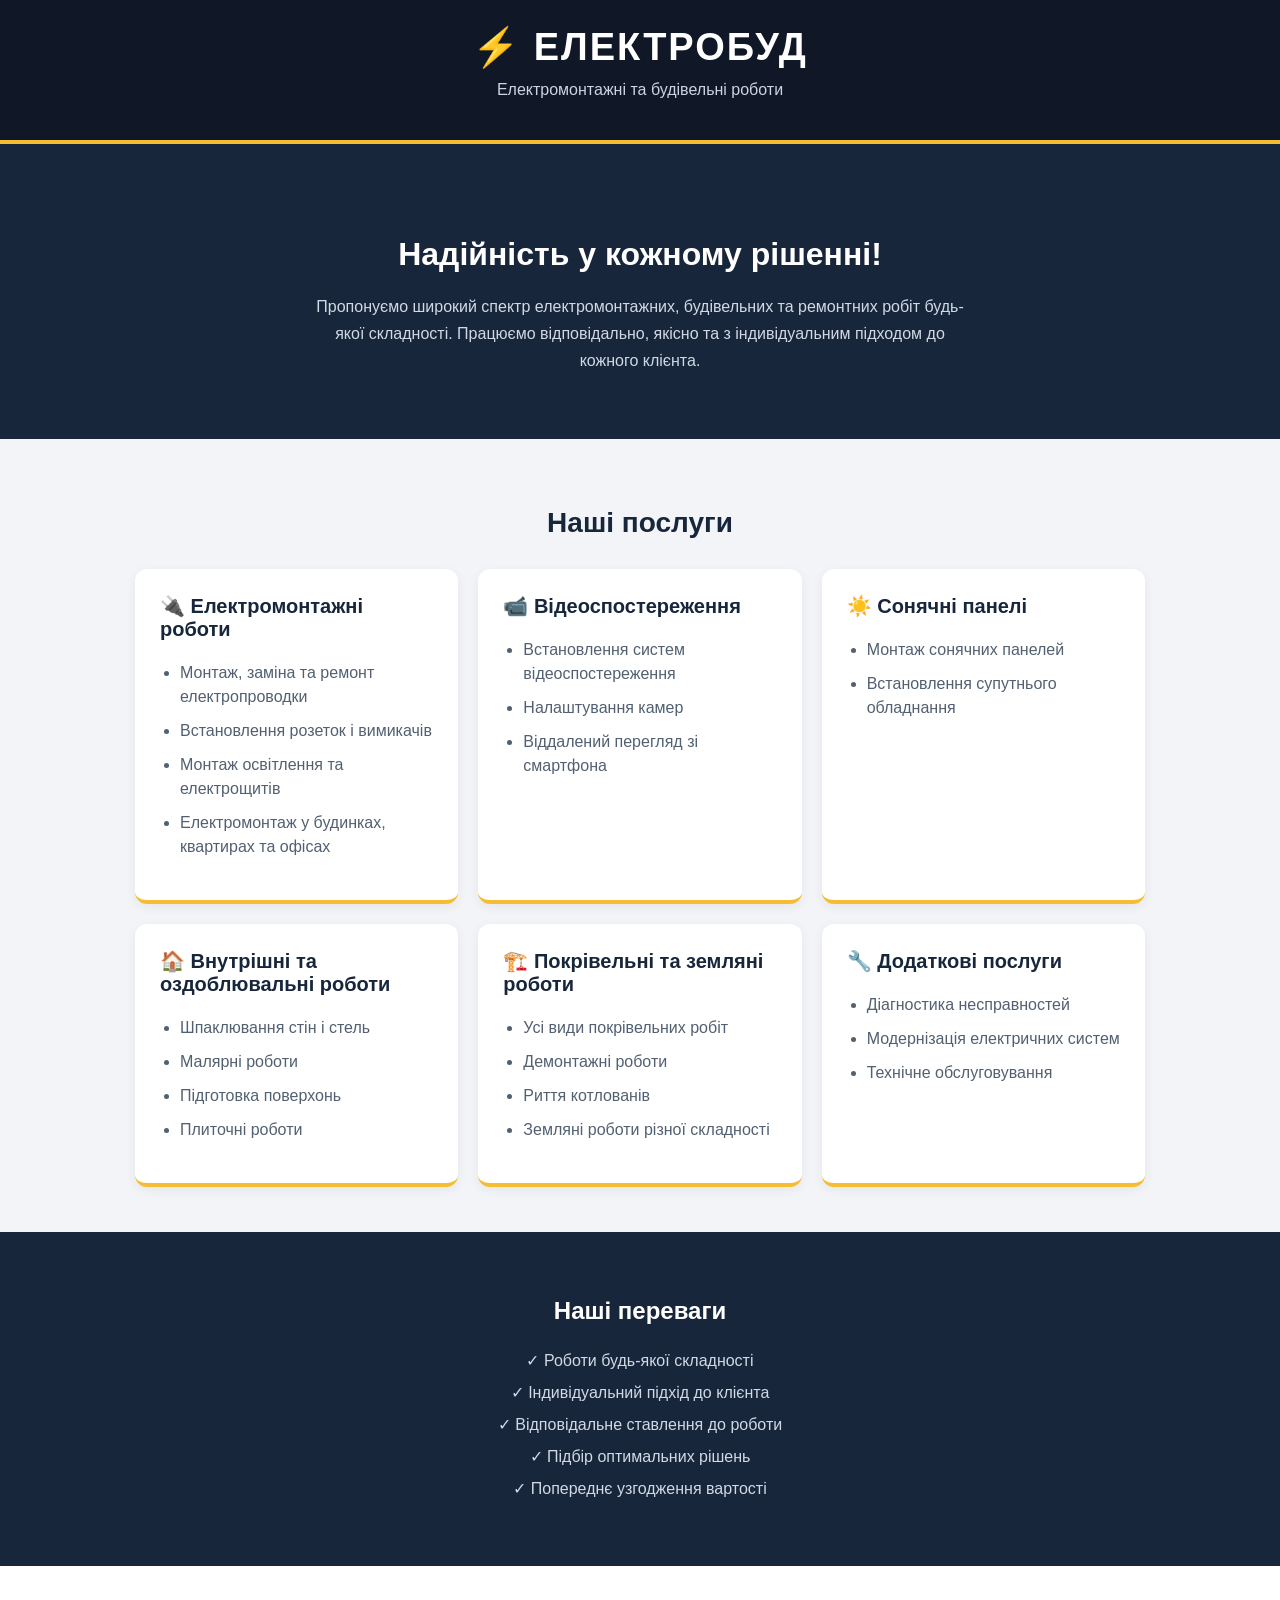
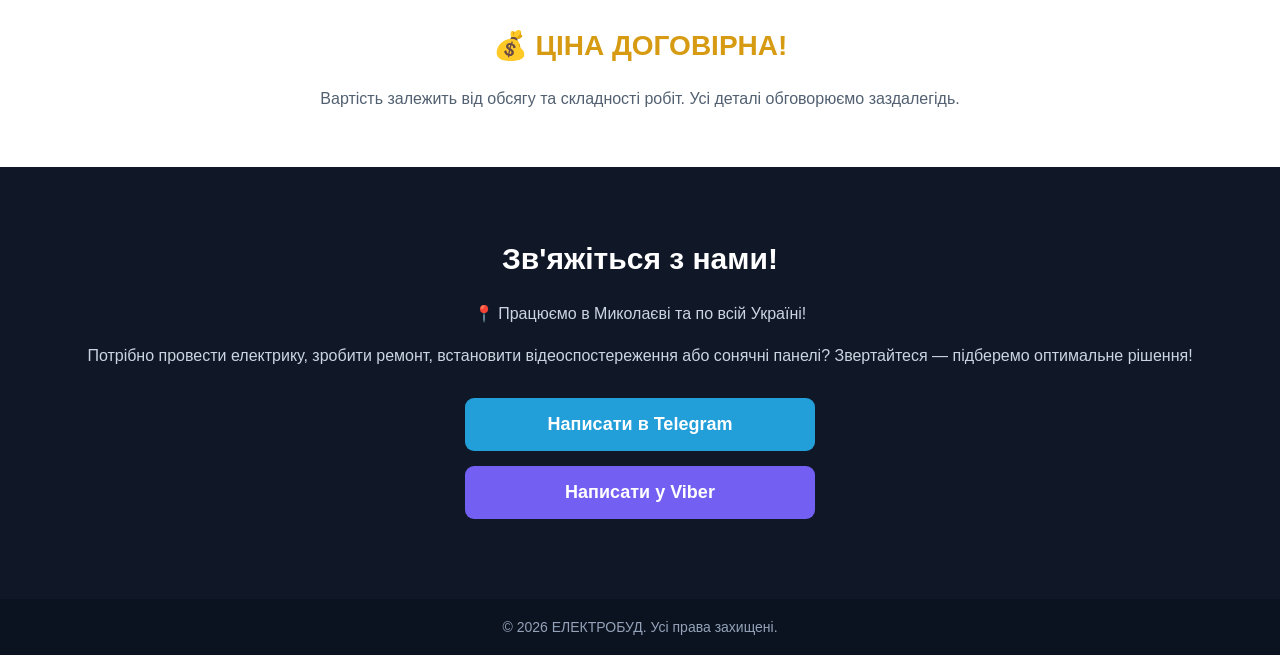
<file: indx.html>
<!DOCTYPE html>
<html lang="uk">

<head>
    <meta charset="UTF-8">
    <meta name="viewport" content="width=device-width, initial-scale=1.0">

    <title>ЕЛЕКТРОБУД — Електромонтажні та будівельні роботи</title>

    <meta name="description" content="ЕЛЕКТРОБУД — електромонтажні, будівельні, ремонтні роботи, відеоспостереження та монтаж сонячних панелей. Миколаїв та вся Україна.">

    <meta name="robots" content="index, follow">

    <style>

        * {
            box-sizing: border-box;
        }

        body {
            margin: 0;
            font-family: Arial, sans-serif;
            background: #f2f4f7;
            color: #202b3c;
        }

        header {
            background: #101827;
            color: white;
            padding: 25px 15px;
            text-align: center;
            border-bottom: 4px solid #f5bd32;
        }

        header h1 {
            font-size: 38px;
            margin: 0;
            letter-spacing: 2px;
        }

        header p {
            color: #cbd5e1;
            margin-top: 12px;
        }

        .hero {
            background: #18263b;
            color: white;
            text-align: center;
            padding: 65px 20px;
        }

        .hero h2 {
            font-size: 32px;
            margin-bottom: 20px;
        }

        .hero p {
            max-width: 650px;
            margin: auto;
            line-height: 1.7;
            color: #d1d9e5;
        }

        .section {
            max-width: 1050px;
            margin: auto;
            padding: 45px 20px;
        }

        .section h2 {
            text-align: center;
            font-size: 28px;
            margin-bottom: 30px;
            color: #17263b;
        }

        .services {
            display: grid;
            grid-template-columns: repeat(auto-fit, minmax(250px, 1fr));
            gap: 20px;
        }

        .service {
            background: white;
            padding: 25px;
            border-radius: 12px;
            border-bottom: 4px solid #f5bd32;
            box-shadow: 0 3px 12px rgba(0,0,0,0.06);
        }

        .service h3 {
            color: #17263b;
            font-size: 20px;
            margin-top: 0;
        }

        .service ul {
            padding-left: 20px;
        }

        .service li {
            margin-bottom: 10px;
            line-height: 1.5;
            color: #526071;
        }

        .advantages {
            background: #18263b;
            color: white;
            padding: 45px 20px;
            text-align: center;
        }

        .advantages h2 {
            color: white;
        }

        .advantages p {
            line-height: 2;
            color: #d1d9e5;
        }

        .price {
            text-align: center;
            padding: 40px 20px;
            background: #fff;
        }

        .price h2 {
            color: #d69b12;
            font-size: 28px;
        }

        .price p {
            line-height: 1.6;
            color: #526071;
        }

        .contact {
            background: #101827;
            color: white;
            text-align: center;
            padding: 50px 20px;
        }

        .contact h2 {
            font-size: 30px;
        }

        .contact p {
            color: #cbd5e1;
            line-height: 1.6;
        }

        .buttons {
            max-width: 350px;
            margin: 30px auto;
        }

        .btn {
            display: block;
            padding: 16px;
            margin: 15px 0;
            border-radius: 9px;
            text-decoration: none;
            color: white;
            font-size: 18px;
            font-weight: bold;
        }

        .telegram {
            background: #229ED9;
        }

        .viber {
            background: #7360F2;
        }

        .btn:hover {
            opacity: 0.85;
        }

        footer {
            background: #0b1220;
            color: #94a3b8;
            text-align: center;
            padding: 20px;
            font-size: 14px;
        }

        @media (max-width: 600px) {

            header h1 {
                font-size: 30px;
            }

            .hero h2 {
                font-size: 25px;
            }

            .section h2 {
                font-size: 24px;
            }

        }

    </style>

</head>

<body>

    <header>
        <h1>⚡ ЕЛЕКТРОБУД</h1>
        <p>Електромонтажні та будівельні роботи</p>
    </header>


    <section class="hero">

        <h2>Надійність у кожному рішенні!</h2>

        <p>
            Пропонуємо широкий спектр електромонтажних,
            будівельних та ремонтних робіт будь-якої складності.
            Працюємо відповідально, якісно та з індивідуальним
            підходом до кожного клієнта.
        </p>

    </section>


    <section class="section">

        <h2>Наші послуги</h2>

        <div class="services">

            <div class="service">

                <h3>🔌 Електромонтажні роботи</h3>

                <ul>
                    <li>Монтаж, заміна та ремонт електропроводки</li>
                    <li>Встановлення розеток і вимикачів</li>
                    <li>Монтаж освітлення та електрощитів</li>
                    <li>Електромонтаж у будинках, квартирах та офісах</li>
                </ul>

            </div>


            <div class="service">

                <h3>📹 Відеоспостереження</h3>

                <ul>
                    <li>Встановлення систем відеоспостереження</li>
                    <li>Налаштування камер</li>
                    <li>Віддалений перегляд зі смартфона</li>
                </ul>

            </div>


            <div class="service">

                <h3>☀️ Сонячні панелі</h3>

                <ul>
                    <li>Монтаж сонячних панелей</li>
                    <li>Встановлення супутнього обладнання</li>
                </ul>

            </div>


            <div class="service">

                <h3>🏠 Внутрішні та оздоблювальні роботи</h3>

                <ul>
                    <li>Шпаклювання стін і стель</li>
                    <li>Малярні роботи</li>
                    <li>Підготовка поверхонь</li>
                    <li>Плиточні роботи</li>
                </ul>

            </div>


            <div class="service">

                <h3>🏗️ Покрівельні та земляні роботи</h3>

                <ul>
                    <li>Усі види покрівельних робіт</li>
                    <li>Демонтажні роботи</li>
                    <li>Риття котлованів</li>
                    <li>Земляні роботи різної складності</li>
                </ul>

            </div>


            <div class="service">

                <h3>🔧 Додаткові послуги</h3>

                <ul>
                    <li>Діагностика несправностей</li>
                    <li>Модернізація електричних систем</li>
                    <li>Технічне обслуговування</li>
                </ul>

            </div>

        </div>

    </section>


    <section class="advantages">

        <h2>Наші переваги</h2>

        <p>
            ✓ Роботи будь-якої складності<br>
            ✓ Індивідуальний підхід до клієнта<br>
            ✓ Відповідальне ставлення до роботи<br>
            ✓ Підбір оптимальних рішень<br>
            ✓ Попереднє узгодження вартості
        </p>

    </section>


    <section class="price">

        <h2>💰 ЦІНА ДОГОВІРНА!</h2>

        <p>
            Вартість залежить від обсягу та складності робіт.
            Усі деталі обговорюємо заздалегідь.
        </p>

    </section>


    <section class="contact">

        <h2>Зв'яжіться з нами!</h2>

        <p>
            📍 Працюємо в Миколаєві та по всій Україні!
        </p>

        <p>
            Потрібно провести електрику, зробити ремонт,
            встановити відеоспостереження або сонячні панелі?
            Звертайтеся — підберемо оптимальне рішення!
        </p>

        <div class="buttons">

            <a class="btn telegram"
            href="https://t.me/nikoelectro"
            target="_blank"
            rel="noopener">
                Написати в Telegram
            </a>

            <a class="btn viber"
            href="viber://chat?number=%2B380635062371">
                Написати у Viber
            </a>

        </div>

    </section>


    <footer>

        © 2026 ЕЛЕКТРОБУД. Усі права захищені.

    </footer>

</body>

</html>
</file>
<file: style.css>
/* =====================================================================
   ЕЛЕКТРОБУД — Industrial Tech landing
   1. Шрифти   2. Токени   3. База   4. Компоненти   5. Секції
   6. Адаптив  7. Зменшений рух
   ===================================================================== */

/* ---------- 1. Шрифти (локальні, кирилиця + латиниця) ---------- */
@font-face {
    font-family: "Unbounded";
    src: url("fonts/unbounded-cyrillic.woff2") format("woff2");
    font-weight: 400 900;
    font-display: swap;
    unicode-range: U+0301, U+0400-045F, U+0490-0491, U+04B0-04B1, U+2116;
}
@font-face {
    font-family: "Unbounded";
    src: url("fonts/unbounded-latin.woff2") format("woff2");
    font-weight: 400 900;
    font-display: swap;
    unicode-range: U+0000-00FF, U+0131, U+0152-0153, U+02BB-02BC, U+02C6, U+02DA, U+02DC, U+0304, U+0308, U+0329, U+2000-206F, U+20AC, U+2122, U+2191, U+2193, U+2212, U+2215, U+FEFF, U+FFFD;
}
@font-face {
    font-family: "Manrope";
    src: url("fonts/manrope-cyrillic.woff2") format("woff2");
    font-weight: 400 800;
    font-display: swap;
    unicode-range: U+0301, U+0400-045F, U+0490-0491, U+04B0-04B1, U+2116;
}
@font-face {
    font-family: "Manrope";
    src: url("fonts/manrope-latin.woff2") format("woff2");
    font-weight: 400 800;
    font-display: swap;
    unicode-range: U+0000-00FF, U+0131, U+0152-0153, U+02BB-02BC, U+02C6, U+02DA, U+02DC, U+0304, U+0308, U+0329, U+2000-206F, U+20AC, U+2122, U+2191, U+2193, U+2212, U+2215, U+FEFF, U+FFFD;
}

/* ---------- 2. Токени ---------- */
:root {
    /* кольори */
    --ink: #0b0c0e;          /* майже чорний */
    --graphite: #121418;     /* темний графіт */
    --graphite-2: #1a1d22;
    --steel: #6b7380;        /* сталевий сірий */
    --silver: #c3c9d1;       /* металевий срібний */
    --text: #f4f5f7;
    --muted: #a3abb6;
    --line: rgba(255, 255, 255, 0.09);
    --line-2: rgba(255, 255, 255, 0.18);
    --amber: #ffb400;        /* індустріальний жовтий */
    --amber-2: #ffc933;
    --blue: #4cc2ff;         /* легкий електричний акцент */
    --light: #e9ebef;
    --danger: #ff6b6b;
    --ok: #4ade80;

    /* шрифти */
    --font-display: "Unbounded", "Arial Black", system-ui, sans-serif;
    --font-body: "Manrope", system-ui, -apple-system, "Segoe UI", Roboto, Arial, sans-serif;

    /* відступи (шкала 4px) */
    --s-1: 4px;  --s-2: 8px;  --s-3: 12px; --s-4: 16px; --s-5: 24px;
    --s-6: 32px; --s-7: 48px; --s-8: 64px; --s-9: 96px;

    --container: 1320px;
    --gutter: clamp(16px, 4vw, 40px);
    --header-h: 76px;
    --radius: 2px;
    --ease: cubic-bezier(0.2, 0.7, 0.1, 1);
}

/* ---------- 3. База ---------- */
*, *::before, *::after { box-sizing: border-box; }

html {
    scroll-behavior: smooth;
    -webkit-text-size-adjust: 100%;
}

body {
    margin: 0;
    background: var(--ink);
    color: var(--text);
    font-family: var(--font-body);
    font-size: 17px;
    line-height: 1.6;
    -webkit-font-smoothing: antialiased;
    overflow-x: hidden;
}

body.menu-open { overflow: hidden; }

img { max-width: 100%; display: block; }

a { color: inherit; }

h1, h2, h3 { margin: 0; font-family: var(--font-display); font-weight: 700; line-height: 1.08; letter-spacing: -0.01em; }

p { margin: 0; }

ul, ol { margin: 0; padding: 0; list-style: none; }

button { font: inherit; color: inherit; }

section[id], main[id] { scroll-margin-top: var(--header-h); }

:focus-visible {
    outline: 2px solid var(--amber);
    outline-offset: 3px;
}

::selection { background: var(--amber); color: var(--ink); }

.sprite { position: absolute; width: 0; height: 0; overflow: hidden; }

.visually-hidden {
    position: absolute !important; width: 1px; height: 1px; overflow: hidden;
    clip: rect(0 0 0 0); white-space: nowrap;
}

.container {
    width: 100%;
    max-width: var(--container);
    margin: 0 auto;
    padding: 0 var(--gutter);
}

/* іконки зі спрайту */
.btn svg, .btn-link svg, .icon-btn svg, .header-phone svg, .contact__list svg,
.service__icon svg, .feature__icon svg, .map__pin svg,
.form-success__icon svg, .logo__mark svg {
    width: 20px; height: 20px;
    fill: none; stroke: currentColor; stroke-width: 1.8;
    stroke-linecap: round; stroke-linejoin: round;
    flex: none;
}

.skip-link {
    position: absolute; left: -9999px; top: 0; z-index: 100;
    background: var(--amber); color: var(--ink);
    padding: 10px 16px; font-weight: 800; text-decoration: none;
}
.skip-link:focus { left: 12px; top: 12px; }

/* ---------- 4. Компоненти ---------- */

/* Кнопки */
.btn {
    position: relative;
    display: inline-flex; align-items: center; justify-content: center; gap: 10px;
    padding: 14px 22px;
    border: 1px solid transparent; border-radius: var(--radius);
    font-family: var(--font-body); font-size: 14px; font-weight: 800;
    letter-spacing: 0.08em; text-transform: uppercase; text-decoration: none;
    cursor: pointer; overflow: hidden; isolation: isolate;
    transition: transform 0.3s var(--ease), background-color 0.3s, color 0.3s, border-color 0.3s;
}
.btn::after { /* відблиск при наведенні */
    content: ""; position: absolute; inset: 0; z-index: -1;
    background: linear-gradient(110deg, transparent 30%, rgba(255,255,255,0.35) 50%, transparent 70%);
    transform: translateX(-120%);
    transition: transform 0.7s var(--ease);
}
.btn:hover::after { transform: translateX(120%); }
.btn:hover { transform: translateY(-2px); }
.btn:active { transform: translateY(0); }

.btn--primary { background: var(--amber); color: var(--ink); }
.btn--primary:hover { background: var(--amber-2); }

.btn--ghost { border-color: var(--line-2); color: var(--text); background: rgba(11,12,14,0.35); }
.btn--ghost:hover { border-color: var(--amber); color: var(--amber); }

.btn--lg { padding: 18px 28px; font-size: 15px; }
.btn--sm { padding: 11px 16px; font-size: 12px; }
.btn--block { width: 100%; }

.btn-link {
    display: inline-flex; align-items: center; gap: 8px;
    padding: 8px 4px; border: 0; background: none;
    color: var(--muted); font-weight: 700; font-size: 15px;
    text-decoration: none; cursor: pointer;
    transition: color 0.25s;
}
.btn-link:hover { color: var(--amber); }

.icon-btn {
    display: inline-grid; place-items: center;
    width: 48px; height: 48px;
    border: 1px solid var(--line-2); border-radius: var(--radius);
    background: transparent; color: var(--text); cursor: pointer;
    transition: border-color 0.25s, color 0.25s, background-color 0.25s;
}
.icon-btn:hover { border-color: var(--amber); color: var(--amber); }
.icon-btn.is-placeholder { opacity: 0.45; }

/* Мітка-надзаголовок */
.eyebrow {
    display: inline-flex; align-items: center; gap: 12px;
    font-size: 13px; font-weight: 800; letter-spacing: 0.18em; text-transform: uppercase;
    color: var(--silver);
}
.eyebrow__dot {
    width: 8px; height: 8px; background: var(--amber);
    box-shadow: 0 0 0 4px rgba(255,180,0,0.18);
    animation: pulse 2.4s ease-in-out infinite;
}

/* Декоративні кутики */
.corner { position: absolute; width: 22px; height: 22px; border-color: var(--amber); border-style: solid; pointer-events: none; }
.corner--tl { top: -1px; left: -1px; border-width: 2px 0 0 2px; }
.corner--br { bottom: -1px; right: -1px; border-width: 0 2px 2px 0; }

/* Заголовок секції */
.section { position: relative; padding: clamp(72px, 10vw, 140px) 0; }
.section--dark { background: var(--graphite); }

.section-head { max-width: 760px; margin-bottom: clamp(40px, 5vw, 64px); }
.section-head--row {
    max-width: none;
    display: flex; flex-wrap: wrap; align-items: flex-end; justify-content: space-between; gap: var(--s-5);
}
.section-head__index {
    display: flex; align-items: center; gap: 14px;
    margin-bottom: var(--s-4);
    font-size: 13px; font-weight: 800; letter-spacing: 0.18em; text-transform: uppercase;
    color: var(--amber);
}
.section-head__index::before { content: ""; width: 40px; height: 1px; background: currentColor; }
.section-head__title { font-size: clamp(30px, 4.4vw, 60px); font-weight: 800; }
.section-head__title--xl { font-size: clamp(38px, 6.4vw, 92px); }
.section-head__text { margin-top: var(--s-4); color: var(--muted); max-width: 560px; font-size: 18px; }

/* Поява при прокрутці */
html.js .reveal {
    opacity: 0;
    transform: translateY(32px);
    transition: opacity 0.9s var(--ease), transform 0.9s var(--ease);
    transition-delay: var(--reveal-delay, 0s);
}
html.js .reveal.is-in,
html.js.no-reveal .reveal { opacity: 1; transform: none; }

/* ---------- 5. Секції ---------- */

/* ===== HEADER ===== */
.site-header {
    position: fixed; inset: 0 0 auto 0; z-index: 50;
    height: var(--header-h);
    transition: background-color 0.4s, border-color 0.4s, backdrop-filter 0.4s;
    border-bottom: 1px solid transparent;
}
.site-header.is-scrolled {
    background: rgba(11, 12, 14, 0.9);
    -webkit-backdrop-filter: blur(14px);
    backdrop-filter: blur(14px);
    border-bottom-color: var(--line);
}
.site-header__inner {
    height: 100%;
    display: flex; align-items: center; justify-content: space-between; gap: var(--s-5);
}

.logo { display: inline-flex; align-items: center; gap: 12px; text-decoration: none; flex: none; }
.logo__mark {
    display: grid; place-items: center;
    width: 38px; height: 38px;
    background: var(--amber); color: var(--ink);
    clip-path: polygon(0 0, 100% 0, 100% 72%, 72% 100%, 0 100%);
}
.logo__mark svg { width: 20px; height: 20px; fill: var(--ink); stroke: var(--ink); stroke-width: 1; }
.logo__text { font-family: var(--font-display); font-weight: 800; font-size: 16px; letter-spacing: 0.1em; }

.nav__list { display: flex; gap: clamp(14px, 1.8vw, 28px); }
.nav__link {
    position: relative;
    display: block; padding: 8px 0;
    font-size: 14px; font-weight: 700; letter-spacing: 0.04em;
    color: var(--silver); text-decoration: none;
    transition: color 0.25s;
}
.nav__link::after {
    content: ""; position: absolute; left: 0; right: 0; bottom: 0; height: 2px;
    background: var(--amber);
    transform: scaleX(0); transform-origin: left;
    transition: transform 0.35s var(--ease);
}
.nav__link:hover, .nav__link.is-active { color: var(--text); }
.nav__link.is-active::after, .nav__link:hover::after { transform: scaleX(1); }

.nav__mobile-extra { display: none; }

.site-header__actions { display: flex; align-items: center; gap: var(--s-4); }

.header-phone {
    display: inline-flex; align-items: center; gap: 8px;
    font-weight: 800; font-size: 15px; color: var(--text); text-decoration: none;
    white-space: nowrap;
    transition: color 0.25s;
}
.header-phone svg { color: var(--amber); width: 18px; height: 18px; }
.header-phone:hover { color: var(--amber); }

.burger {
    display: none;
    width: 48px; height: 48px; padding: 0;
    border: 1px solid var(--line-2); border-radius: var(--radius);
    background: transparent; cursor: pointer;
    position: relative;
}
.burger span {
    position: absolute; left: 13px; right: 13px; height: 2px; background: var(--text);
    transition: transform 0.35s var(--ease), opacity 0.2s;
}
.burger span:nth-child(1) { top: 16px; }
.burger span:nth-child(2) { top: 23px; right: 19px; background: var(--amber); }
.burger span:nth-child(3) { top: 30px; }
.burger[aria-expanded="true"] span:nth-child(1) { transform: translateY(7px) rotate(45deg); }
.burger[aria-expanded="true"] span:nth-child(2) { opacity: 0; }
.burger[aria-expanded="true"] span:nth-child(3) { transform: translateY(-7px) rotate(-45deg); }

/* ===== HERO ===== */
.hero {
    position: relative;
    min-height: 100vh; min-height: 100svh;
    display: flex; align-items: center;
    padding: calc(var(--header-h) + 48px) 0 120px;
    overflow: hidden;
    isolation: isolate;
}
.hero__media { position: absolute; inset: 0; z-index: -3; }
.hero__img {
    width: 100%; height: 115%;
    object-fit: cover; object-position: 60% 50%;
    filter: saturate(0.85) contrast(1.05);
    will-change: transform;
}
.hero::before { /* затемнення */
    content: ""; position: absolute; inset: 0; z-index: -2;
    background:
        linear-gradient(90deg, rgba(11,12,14,0.96) 0%, rgba(11,12,14,0.82) 38%, rgba(11,12,14,0.35) 75%, rgba(11,12,14,0.55) 100%),
        linear-gradient(0deg, var(--ink) 0%, rgba(11,12,14,0) 30%);
}
.hero__grid { /* технічна сітка */
    position: absolute; inset: 0; z-index: -1;
    background-image:
        linear-gradient(var(--line) 1px, transparent 1px),
        linear-gradient(90deg, var(--line) 1px, transparent 1px);
    background-size: 88px 88px;
    -webkit-mask-image: radial-gradient(ellipse 70% 70% at 70% 40%, #000 20%, transparent 75%);
    mask-image: radial-gradient(ellipse 70% 70% at 70% 40%, #000 20%, transparent 75%);
    opacity: 0.55;
    animation: grid-drift 40s linear infinite;
}
.hero__lines { position: absolute; inset: 0; width: 100%; height: 100%; z-index: -1; pointer-events: none; }
.hero__line {
    fill: none; stroke: var(--amber); stroke-width: 1.5; opacity: 0.7;
    stroke-dasharray: 1800; stroke-dashoffset: 1800;
    animation: draw 2.8s var(--ease) forwards;
}
.hero__line--2 { stroke: var(--blue); opacity: 0.45; animation-delay: 0.5s; }
.hero__line--3 { opacity: 0.35; animation-delay: 0.9s; }
.hero__node { fill: var(--amber); opacity: 0; animation: fade-in 0.6s 2s forwards; }
.hero__ring {
    fill: none; stroke: var(--amber); stroke-width: 1; opacity: 0.5;
    transform-box: fill-box; transform-origin: center;
    stroke-dasharray: 6 8;
    animation: spin 24s linear infinite;
}

.hero__inner {
    display: grid; grid-template-columns: minmax(0, 1fr) 320px;
    align-items: end; gap: var(--s-8);
}
.hero__content { max-width: 920px; container-type: inline-size; }

.hero__title {
    margin: var(--s-5) 0 var(--s-5);
    font-size: clamp(27px, 5vw, 80px);
    /* найдовше слово ("Електромонтажні") ≈ 11.6em — підганяємо під ширину колонки */
    font-size: min(92px, calc(100cqw / 11.9));
    font-weight: 800; line-height: 1.02; letter-spacing: -0.025em;
}
.hero__line-wrap { display: block; overflow: hidden; padding-bottom: 0.06em; }
.hero__line-wrap > span { display: inline-block; }
.hero__accent {
    color: var(--amber);
    position: relative;
}
.hero__accent::after {
    content: ""; position: absolute; left: 100%; bottom: 0.18em;
    width: 0.32em; height: 0.32em; margin-left: 0.12em;
    background: var(--amber);
}

.hero__lead { max-width: 620px; font-size: clamp(16px, 1.4vw, 19px); color: var(--silver); }

.hero__cta { display: flex; flex-wrap: wrap; align-items: center; gap: var(--s-3) var(--s-4); margin-top: var(--s-6); }

.noscript-note { margin-top: var(--s-4); color: var(--amber); }
.noscript-note a { color: var(--text); }

.hero__panel {
    position: relative;
    padding: var(--s-5);
    border: 1px solid var(--line-2);
    background: rgba(11, 12, 14, 0.55);
    -webkit-backdrop-filter: blur(10px);
    backdrop-filter: blur(10px);
}
.spec { margin: 0; }
.spec__row {
    display: flex; justify-content: space-between; gap: var(--s-4);
    padding: 14px 0;
    border-bottom: 1px dashed var(--line-2);
    font-size: 14px;
}
.spec__row:last-child { border-bottom: 0; }
.spec dt { color: var(--steel); text-transform: uppercase; letter-spacing: 0.14em; font-weight: 800; font-size: 12px; }
.spec dd { margin: 0; font-weight: 700; text-align: right; }

.hero__scroll {
    position: absolute; left: var(--gutter); bottom: 32px;
    display: flex; align-items: center; gap: 14px;
    font-size: 12px; font-weight: 800; letter-spacing: 0.2em; text-transform: uppercase;
    color: var(--steel); text-decoration: none;
}
.hero__scroll-line { position: relative; width: 1px; height: 48px; background: var(--line-2); overflow: hidden; }
.hero__scroll-line::after {
    content: ""; position: absolute; left: 0; top: -40%; width: 1px; height: 40%;
    background: var(--amber);
    animation: scroll-hint 2.2s var(--ease) infinite;
}

/* вхідна анімація героя (без JS-залежності) */
html.js .hero__anim { animation: rise 1s var(--ease) both; }
html.js .eyebrow.hero__anim { animation-delay: 0.1s; }
html.js .hero__line-wrap > .hero__anim { animation-name: line-up; animation-duration: 1.1s; }
html.js .hero__line-wrap:nth-child(1) > .hero__anim { animation-delay: 0.2s; }
html.js .hero__line-wrap:nth-child(2) > .hero__anim { animation-delay: 0.32s; }
html.js .hero__line-wrap:nth-child(3) > .hero__anim { animation-delay: 0.44s; }
html.js .hero__lead.hero__anim { animation-delay: 0.65s; }
html.js .hero__cta.hero__anim { animation-delay: 0.8s; }
html.js .hero__panel.hero__anim { animation-delay: 1s; }

/* ===== TICKER ===== */
.ticker {
    overflow: hidden;
    background: var(--amber); color: var(--ink);
    border-top: 1px solid rgba(0,0,0,0.2); border-bottom: 1px solid rgba(0,0,0,0.2);
}
.ticker__track {
    display: flex; width: max-content;
    animation: marquee 45s linear infinite;
}
.ticker__track span {
    display: flex; align-items: center;
    padding: 16px 0;
    font-family: var(--font-display); font-weight: 700; font-size: 15px;
    text-transform: uppercase; letter-spacing: 0.06em; white-space: nowrap;
}
.ticker__track span::after { content: ""; width: 10px; height: 10px; margin: 0 32px; background: var(--ink); transform: rotate(45deg); }

/* ===== SERVICES ===== */
.services {
    display: grid;
    grid-template-columns: repeat(12, minmax(0, 1fr));
    grid-auto-rows: minmax(330px, auto);
    gap: 16px;
}
.service {
    position: relative; overflow: hidden; isolation: isolate;
    background: var(--graphite-2);
    border: 1px solid var(--line);
    display: flex; align-items: flex-end;
}
.service--xl { grid-column: span 7; grid-row: span 2; }
.service--md { grid-column: span 5; }
.service--sm { grid-column: span 4; }

.service__img {
    position: absolute; inset: 0; z-index: -2;
    width: 100%; height: 100%; object-fit: cover;
    filter: grayscale(0.35) brightness(0.5) contrast(1.05);
    transform: scale(1.02);
    transition: transform 1.2s var(--ease), filter 0.6s;
}
.service::before { /* градієнт під текст */
    content: ""; position: absolute; inset: 0; z-index: -1;
    background: linear-gradient(0deg, rgba(11,12,14,0.96) 0%, rgba(11,12,14,0.55) 55%, rgba(11,12,14,0.1) 100%);
}
.service::after { /* акцентна лінія */
    content: ""; position: absolute; left: 0; bottom: 0; height: 3px; width: 100%;
    background: var(--amber);
    transform: scaleX(0); transform-origin: left;
    transition: transform 0.6s var(--ease);
}
.service:hover .service__img, .service:focus-within .service__img { transform: scale(1.08); filter: grayscale(0) brightness(0.6) contrast(1.05); }
.service:hover::after, .service:focus-within::after { transform: scaleX(1); }

.service__body { position: relative; width: 100%; padding: var(--s-6); }
.service__num {
    position: absolute; top: calc(-1 * var(--s-6)); right: var(--s-6);
    font-family: var(--font-display); font-weight: 800; font-size: 14px; color: var(--steel); letter-spacing: 0.1em;
}
.service--xl .service__num { font-size: 18px; }
.service__icon {
    display: grid; place-items: center;
    width: 48px; height: 48px; margin-bottom: var(--s-4);
    border: 1px solid rgba(255,180,0,0.55); color: var(--amber);
    transition: background-color 0.4s, color 0.4s;
}
.service__icon svg { width: 22px; height: 22px; }
.service:hover .service__icon { background: var(--amber); color: var(--ink); }
.service__title { font-size: clamp(19px, 1.6vw, 24px); margin-bottom: var(--s-3); }
.service--xl .service__title { font-size: clamp(24px, 2.6vw, 38px); }
.service__list { display: grid; gap: 6px; color: var(--silver); font-size: 15px; }
.service__list li { position: relative; padding-left: 18px; }
.service__list li::before { content: ""; position: absolute; left: 0; top: 0.62em; width: 6px; height: 6px; background: var(--amber); }

/* ===== ABOUT ===== */
.about__inner { display: grid; grid-template-columns: minmax(0, 1fr) minmax(0, 1fr); gap: clamp(48px, 7vw, 112px); align-items: center; }
.about__media { position: relative; padding: 28px 0 0 28px; }
.about__frame {
    position: absolute; top: 0; left: 0; width: 62%; height: 62%;
    border: 2px solid var(--amber);
}
.about__frame::after { /* діагональне штрихування */
    content: ""; position: absolute; right: -2px; bottom: -2px; width: 90px; height: 90px;
    background: repeating-linear-gradient(-45deg, var(--amber) 0 2px, transparent 2px 10px);
    opacity: 0.6;
}
.about__img-wrap { position: relative; overflow: hidden; aspect-ratio: 4 / 3; background: var(--graphite-2); }
.about__img { width: 100%; height: 118%; object-fit: cover; filter: saturate(0.85); will-change: transform; }
.about__tag {
    position: absolute; left: 28px; bottom: -18px;
    padding: 10px 18px;
    background: var(--amber); color: var(--ink);
    font-size: 12px; font-weight: 800; letter-spacing: 0.16em; text-transform: uppercase;
}

.about__lead { font-size: clamp(19px, 1.8vw, 24px); line-height: 1.5; color: var(--text); margin-bottom: var(--s-5); }
.about__text { color: var(--muted); }

/* ===== PROCESS ===== */
.timeline {
    position: relative;
    display: grid; grid-template-columns: repeat(5, minmax(0, 1fr)); gap: var(--s-5);
    padding-top: 6px;
}
.timeline__progress {
    position: absolute; left: 0; right: 0; top: 13px; height: 1px;
    background: var(--line-2);
}
.timeline__progress span {
    position: absolute; inset: 0;
    background: linear-gradient(90deg, var(--amber), var(--amber-2));
    transform: scaleX(0); transform-origin: left;
    transition: transform 0.2s linear;
}
.timeline__progress span::after { /* "іскра" на кінці лінії */
    content: ""; position: absolute; right: -4px; top: -3px; width: 7px; height: 7px;
    background: var(--amber); box-shadow: 0 0 14px 3px rgba(255,180,0,0.6);
}
.timeline__step { position: relative; padding-top: 48px; }
.timeline__dot {
    position: absolute; top: 0; left: 0;
    width: 16px; height: 16px;
    border: 2px solid var(--steel); background: var(--graphite);
    transform: rotate(45deg);
    transition: border-color 0.5s, background-color 0.5s;
}
.timeline__step.is-in .timeline__dot { border-color: var(--amber); background: var(--amber); }
.timeline__num {
    display: block; margin-bottom: var(--s-3);
    font-family: var(--font-display); font-weight: 800; font-size: 44px; line-height: 1;
    color: transparent; -webkit-text-stroke: 1px var(--steel);
    transition: -webkit-text-stroke-color 0.5s;
}
.timeline__step.is-in .timeline__num { -webkit-text-stroke-color: var(--amber); }
.timeline__title { font-size: 20px; margin-bottom: var(--s-2); }
.timeline__text { color: var(--muted); font-size: 15px; }

/* ===== ADVANTAGES (світла секція) ===== */
.advantages { background: var(--light); color: var(--ink); }
.advantages .section-head__index { color: #8a5f00; }
.features {
    display: grid; grid-template-columns: repeat(6, minmax(0, 1fr));
    border-top: 1px solid rgba(11,12,14,0.14); border-left: 1px solid rgba(11,12,14,0.14);
    counter-reset: feat;
}
.feature {
    grid-column: span 2;
    position: relative; counter-increment: feat;
    min-height: 240px;
    display: flex; flex-direction: column; justify-content: space-between; gap: var(--s-6);
    padding: var(--s-6);
    border-right: 1px solid rgba(11,12,14,0.14); border-bottom: 1px solid rgba(11,12,14,0.14);
    transition: background-color 0.45s var(--ease), color 0.45s;
}
.feature::before {
    content: "/0" counter(feat);
    position: absolute; top: var(--s-6); right: var(--s-6);
    font-family: var(--font-display); font-size: 13px; font-weight: 700; color: var(--steel);
}
.feature:nth-child(n+4) { grid-column: span 3; }  /* нижній ряд — 2 широкі картки */
.feature__icon {
    display: grid; place-items: center; width: 60px; height: 60px; flex: none;
    background: var(--ink); color: var(--amber);
    transition: background-color 0.45s, color 0.45s, transform 0.6s var(--ease);
}
.feature__icon svg { width: 26px; height: 26px; }
.feature__title { font-size: clamp(18px, 1.6vw, 23px); line-height: 1.2; max-width: 280px; }
.feature:hover { background: var(--ink); color: var(--text); }
.feature:hover .feature__icon { background: var(--amber); color: var(--ink); transform: rotate(-8deg); }

/* ===== CONTACT ===== */
.contact { overflow: hidden; isolation: isolate; }
.contact__bg { position: absolute; inset: 0; z-index: -1; }
.contact__bg img { width: 100%; height: 100%; object-fit: cover; opacity: 0.35; }
.contact__bg::after { content: ""; position: absolute; inset: 0; background: linear-gradient(90deg, var(--ink) 15%, rgba(11,12,14,0.8) 60%, rgba(11,12,14,0.92)); }

.contact__inner { display: grid; grid-template-columns: minmax(0, 1.1fr) minmax(0, 0.9fr); gap: clamp(40px, 6vw, 96px); align-items: start; }
.contact__lead { color: var(--silver); font-size: 18px; max-width: 560px; }
.contact__cta { display: flex; flex-wrap: wrap; gap: var(--s-3); margin: var(--s-6) 0; }

.contact__list { display: grid; gap: var(--s-3); margin-bottom: var(--s-6); }
.contact__list li { display: flex; align-items: center; gap: var(--s-3); color: var(--silver); }
.contact__list svg { color: var(--amber); }
.contact__list a { color: var(--text); font-weight: 800; text-decoration: none; }
.contact__list a:hover { color: var(--amber); }

.map {
    position: relative; height: 210px; overflow: hidden;
    border: 1px solid var(--line-2); background: var(--graphite);
}
.map__grid {
    position: absolute; inset: 0;
    background-image: linear-gradient(var(--line) 1px, transparent 1px), linear-gradient(90deg, var(--line) 1px, transparent 1px);
    background-size: 24px 24px;
}
.map__roads { position: absolute; inset: 0; width: 100%; height: 100%; }
.map__roads path { fill: none; stroke: var(--steel); stroke-width: 2; opacity: 0.6; vector-effect: non-scaling-stroke; }
.map__pin {
    position: absolute; left: 52%; top: 46%;
    display: grid; place-items: center; width: 44px; height: 44px; margin: -22px 0 0 -22px;
    color: var(--amber);
}
.map__pin::before {
    content: ""; position: absolute; inset: 0; border-radius: 50%;
    border: 1px solid var(--amber);
    animation: ping 2.2s ease-out infinite;
}
.map__pin svg { width: 28px; height: 28px; }
.map__label {
    position: absolute; left: 12px; bottom: 12px;
    padding: 6px 10px; background: var(--ink);
    font-size: 12px; font-weight: 800; letter-spacing: 0.12em; text-transform: uppercase; color: var(--silver);
}

/* Форма */
.form-card {
    position: relative;
    padding: clamp(24px, 3.4vw, 44px);
    border: 1px solid var(--line-2);
    background: rgba(18, 20, 24, 0.94);
}
.form__title { font-size: 24px; margin-bottom: var(--s-2); }
.form__hint { color: var(--muted); font-size: 14px; margin-bottom: var(--s-5); }
.form__note { margin-top: var(--s-4); color: var(--muted); font-size: 13px; }

.form__error-summary {
    margin-bottom: var(--s-5); padding: 12px 16px;
    border-left: 3px solid var(--danger); background: rgba(255,107,107,0.08);
    color: #ffc2c2; font-size: 14px;
}

.field { margin-bottom: var(--s-5); }
.field__label {
    display: block; margin-bottom: 6px;
    font-size: 12px; font-weight: 800; letter-spacing: 0.14em; text-transform: uppercase; color: var(--silver);
}
.field__label span { color: var(--amber); }
.field__input {
    width: 100%; padding: 12px 0;
    border: 0; border-bottom: 1px solid var(--line-2); border-radius: 0;
    background: transparent; color: var(--text);
    font: inherit; font-size: 17px;
    transition: border-color 0.3s;
}
.field__input::placeholder { color: var(--steel); }
.field__input:focus { outline: none; border-bottom-color: var(--amber); box-shadow: 0 1px 0 0 var(--amber); }
.field__input--area { resize: vertical; min-height: 110px; }
.field__input[aria-invalid="true"] { border-bottom-color: var(--danger); box-shadow: 0 1px 0 0 var(--danger); }
.field__error { min-height: 0; margin-top: 6px; color: var(--danger); font-size: 13px; font-weight: 700; }
.field__error:empty { display: none; }
.field.is-valid .field__input { border-bottom-color: rgba(74,222,128,0.6); }

.form-success { text-align: left; }
.form-success:focus { outline: none; }
.form-success__icon {
    display: grid; place-items: center; width: 56px; height: 56px; margin-bottom: var(--s-4);
    background: var(--amber); color: var(--ink);
}
.form-success__icon svg { width: 26px; height: 26px; }
.form-success p { color: var(--silver); margin-bottom: var(--s-4); }
.form-success__text {
    max-height: 200px; overflow: auto;
    margin: 0 0 var(--s-5); padding: var(--s-4);
    background: var(--ink); border: 1px solid var(--line);
    font-family: ui-monospace, Consolas, monospace; font-size: 13px; white-space: pre-wrap; color: var(--silver);
}
.form-success__actions { display: flex; flex-wrap: wrap; align-items: center; gap: var(--s-3); }

/* Viber fallback */
.viber-fallback {
    flex-basis: 100%;
    max-width: 460px; margin-top: var(--s-4);
    padding: 14px 16px;
    background: var(--graphite-2); color: var(--text);
    border-left: 3px solid #7360f2;
    font-size: 15px; line-height: 1.5;
}
.viber-fallback[hidden] { display: none; }
.viber-fallback a { color: var(--amber); font-weight: 800; }
.viber-fallback button {
    margin-top: 10px; padding: 8px 14px;
    border: 1px solid var(--line-2); background: transparent; color: var(--text);
    font-weight: 800; cursor: pointer;
}
.viber-fallback button:hover { border-color: var(--amber); color: var(--amber); }

/* ===== MOBILE BAR / TO TOP ===== */
.mobile-bar { display: none; }

.to-top {
    position: fixed; right: 20px; bottom: 20px; z-index: 40;
    display: grid; place-items: center; width: 52px; height: 52px;
    border: 0; background: var(--amber); color: var(--ink); cursor: pointer;
    opacity: 0; visibility: hidden; transform: translateY(16px);
    transition: opacity 0.35s, transform 0.35s var(--ease), visibility 0.35s, background-color 0.25s;
}
.to-top svg { width: 22px; height: 22px; fill: none; stroke: currentColor; stroke-width: 2; stroke-linecap: round; stroke-linejoin: round; }
.to-top.is-visible { opacity: 1; visibility: visible; transform: none; }
.to-top:hover { background: var(--amber-2); }

/* ===== FOOTER ===== */
.site-footer { background: #070809; border-top: 1px solid var(--line); padding-top: var(--s-8); }
.site-footer__inner {
    display: grid; grid-template-columns: 1.3fr 1fr 1fr; gap: var(--s-7);
    padding-bottom: var(--s-7);
}
.site-footer__tagline { margin-top: var(--s-4); color: var(--muted); max-width: 320px; font-size: 15px; }
.site-footer__nav ul { display: grid; grid-template-columns: repeat(2, max-content); gap: 10px 40px; }
.site-footer__nav a { color: var(--silver); text-decoration: none; font-weight: 700; font-size: 15px; transition: color 0.25s; }
.site-footer__nav a:hover { color: var(--amber); }
.site-footer__contacts { display: grid; gap: 8px; align-content: start; color: var(--muted); font-size: 15px; }
.site-footer__contacts > a { color: var(--text); font-weight: 800; text-decoration: none; }
.site-footer__contacts > a:hover { color: var(--amber); }
.socials { display: flex; gap: 8px; margin-top: var(--s-3); }
.socials .icon-btn { width: 42px; height: 42px; }
.socials svg { width: 18px; height: 18px; }
.site-footer__bottom {
    display: flex; flex-wrap: wrap; justify-content: space-between; gap: var(--s-3);
    padding-top: var(--s-5); padding-bottom: var(--s-5);
    border-top: 1px solid var(--line);
    color: var(--steel); font-size: 13px;
}

/* ---------- Анімації ---------- */
@keyframes rise { from { opacity: 0; transform: translateY(30px); } to { opacity: 1; transform: none; } }
@keyframes line-up { from { transform: translateY(110%); } to { transform: none; } }
@keyframes draw { to { stroke-dashoffset: 0; } }
@keyframes fade-in { from { opacity: 0; } to { opacity: 1; } }
@keyframes spin { to { transform: rotate(360deg); } }
@keyframes pulse { 50% { box-shadow: 0 0 0 8px rgba(255,180,0,0); } }
@keyframes grid-drift { to { background-position: 88px 88px, 88px 88px; } }
@keyframes scroll-hint { to { top: 110%; } }
@keyframes marquee { to { transform: translateX(-50%); } }
@keyframes pop-in { from { opacity: 0; transform: scale(0.96); } to { opacity: 1; transform: none; } }
@keyframes ping { from { transform: scale(0.6); opacity: 0.9; } to { transform: scale(2.2); opacity: 0; } }

/* ---------- 6. Адаптив ---------- */
@media (min-width: 1600px) {
    :root { --container: 1440px; }
}

@media (max-width: 1279px) {
    .header-phone { display: none; }
}

@media (max-width: 1099px) {
    .burger { display: inline-block; }

    .nav {
        position: fixed; inset: var(--header-h) 0 0 0; z-index: 49;
        display: flex; flex-direction: column; justify-content: space-between;
        padding: var(--s-6) var(--gutter) var(--s-7);
        background: var(--ink);
        overflow-y: auto;
        opacity: 0; visibility: hidden; transform: translateY(-12px);
        transition: opacity 0.35s, transform 0.35s var(--ease), visibility 0.35s;
    }
    .nav.is-open { opacity: 1; visibility: visible; transform: none; }
    .nav__list { flex-direction: column; gap: 0; }
    .nav__link {
        padding: 14px 0;
        font-family: var(--font-display); font-size: clamp(22px, 5vw, 32px); font-weight: 700; color: var(--text);
        border-bottom: 1px solid var(--line);
    }
    .nav__link::after { display: none; }
    .nav__link.is-active { color: var(--amber); }
    .nav__mobile-extra { display: grid; gap: var(--s-3); margin-top: var(--s-6); }
    .nav__meta { color: var(--muted); font-size: 14px; }

    .site-header.menu-open { background: var(--ink); border-bottom-color: var(--line); }

    .hero__inner { grid-template-columns: 1fr; gap: var(--s-6); }
    .hero__panel { max-width: 520px; }
    .hero__lines { opacity: 0.6; }

    .services { grid-template-columns: repeat(2, minmax(0, 1fr)); grid-auto-rows: minmax(340px, auto); }
    .service--xl { grid-column: span 2; grid-row: span 1; min-height: 420px; }
    .service--md, .service--sm { grid-column: span 1; }


    .about__inner { grid-template-columns: 1fr; }
    .about__media { max-width: 560px; }

    .timeline { grid-template-columns: 1fr; gap: 0; padding: 0 0 0 44px; }
    .timeline__progress { left: 7px; right: auto; top: 0; bottom: 0; width: 1px; height: auto; }
    .timeline__progress span { transform: scaleY(0); transform-origin: top; }
    .timeline__progress span::after { right: -3px; top: auto; bottom: -4px; }
    .timeline__step { padding: 0 0 var(--s-6); }
    .timeline__dot { left: -44px; top: 6px; }
    .timeline__num { font-size: 34px; }

    .features { grid-template-columns: repeat(2, minmax(0, 1fr)); }
    .feature, .feature:nth-child(n+4) { grid-column: auto; }
    .feature:last-child { grid-column: span 2; }

    .contact__inner { grid-template-columns: 1fr; }

    .site-footer__inner { grid-template-columns: 1fr 1fr; }
    .site-footer__brand { grid-column: span 2; }
}

@media (max-width: 600px) {
    body { font-size: 16px; padding-bottom: 76px; }

    .site-header__actions .btn--sm { display: none; }
    .logo__text { font-size: 14px; }

    .hero { padding-bottom: 96px; align-items: flex-end; }
    .hero__cta .btn { width: 100%; }
    .hero__scroll { display: none; }
    .spec__row { font-size: 13px; }

    .ticker__track span { font-size: 13px; padding: 12px 0; }
    .ticker__track span::after { margin: 0 20px; }

    .services { grid-template-columns: 1fr; grid-auto-rows: auto; }
    .service, .service--xl { grid-column: auto; min-height: 380px; }
    .service__body { padding: var(--s-5); }
    .service__num { right: var(--s-5); top: calc(-1 * var(--s-5)); }



    .about__media { padding: 18px 0 0 18px; }
    .about__tag { left: 18px; }

    .features { grid-template-columns: 1fr; }
    .feature:last-child { grid-column: auto; }
    .feature { min-height: 0; flex-direction: row; align-items: center; gap: var(--s-5); padding: var(--s-5); }
    .feature::before { top: var(--s-3); right: var(--s-4); }

    .contact__cta .btn { flex: 1 1 100%; }

    .site-footer__inner { grid-template-columns: 1fr; }
    .site-footer__brand { grid-column: auto; }

    .to-top { bottom: 88px; right: 14px; width: 46px; height: 46px; }

    /* нижня панель швидкого зв'язку */
    .mobile-bar {
        display: flex; gap: 8px;
        position: fixed; left: 0; right: 0; bottom: 0; z-index: 45;
        padding: 10px 12px calc(10px + env(safe-area-inset-bottom));
        background: rgba(11, 12, 14, 0.96);
        border-top: 1px solid var(--line-2);
        transform: translateY(110%); visibility: hidden;
        transition: transform 0.3s var(--ease), visibility 0.3s;
    }
    .mobile-bar.is-visible { transform: none; visibility: visible; }
    .mobile-bar .btn { flex: 1; padding: 13px 10px; }
}

/* ---------- 7. Зменшений рух ---------- */
@media (prefers-reduced-motion: reduce) {
    html { scroll-behavior: auto; }
    *, *::before, *::after {
        animation-duration: 0.001ms !important;
        animation-iteration-count: 1 !important;
        animation-delay: 0s !important;
        transition-duration: 0.001ms !important;
    }
    html.js .reveal { opacity: 1; transform: none; }
    .ticker__track { animation: none; }
    .hero__line { stroke-dashoffset: 0; }
    .hero__node { opacity: 1; }
}
</file>
